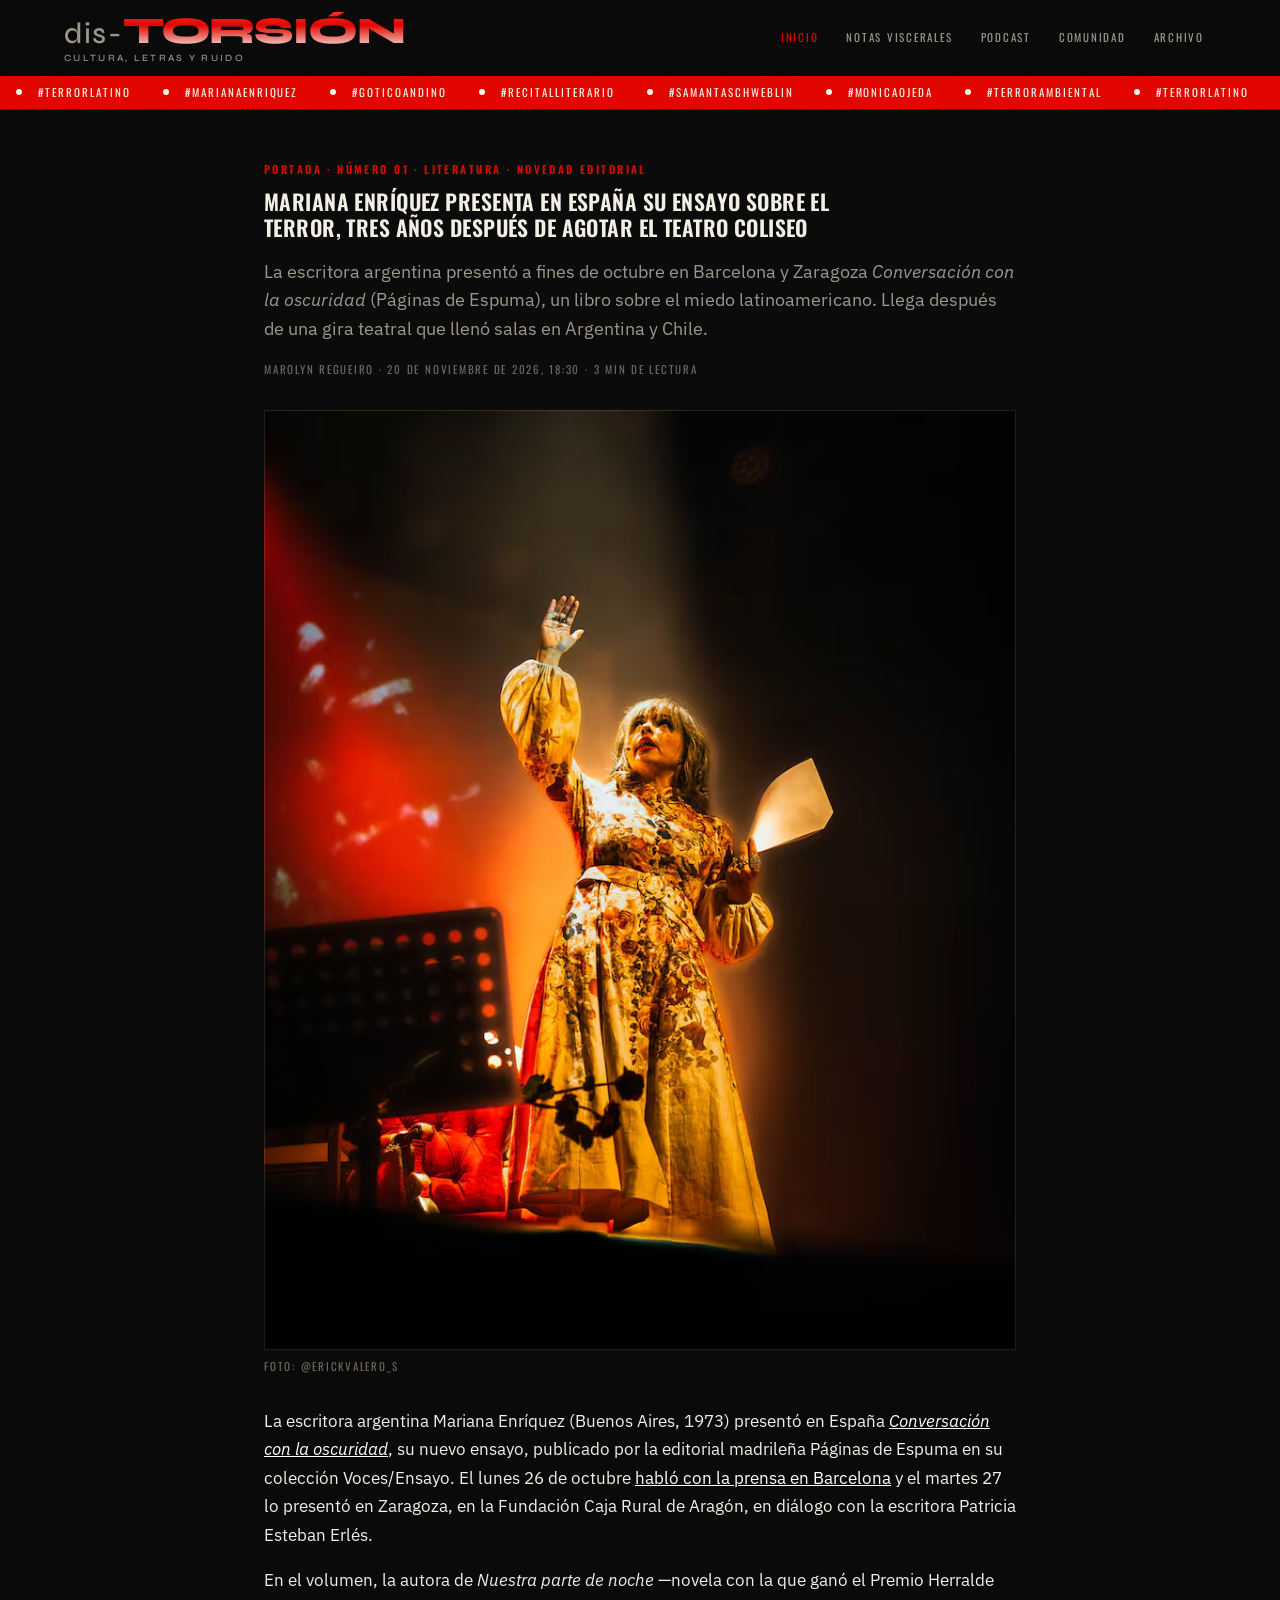
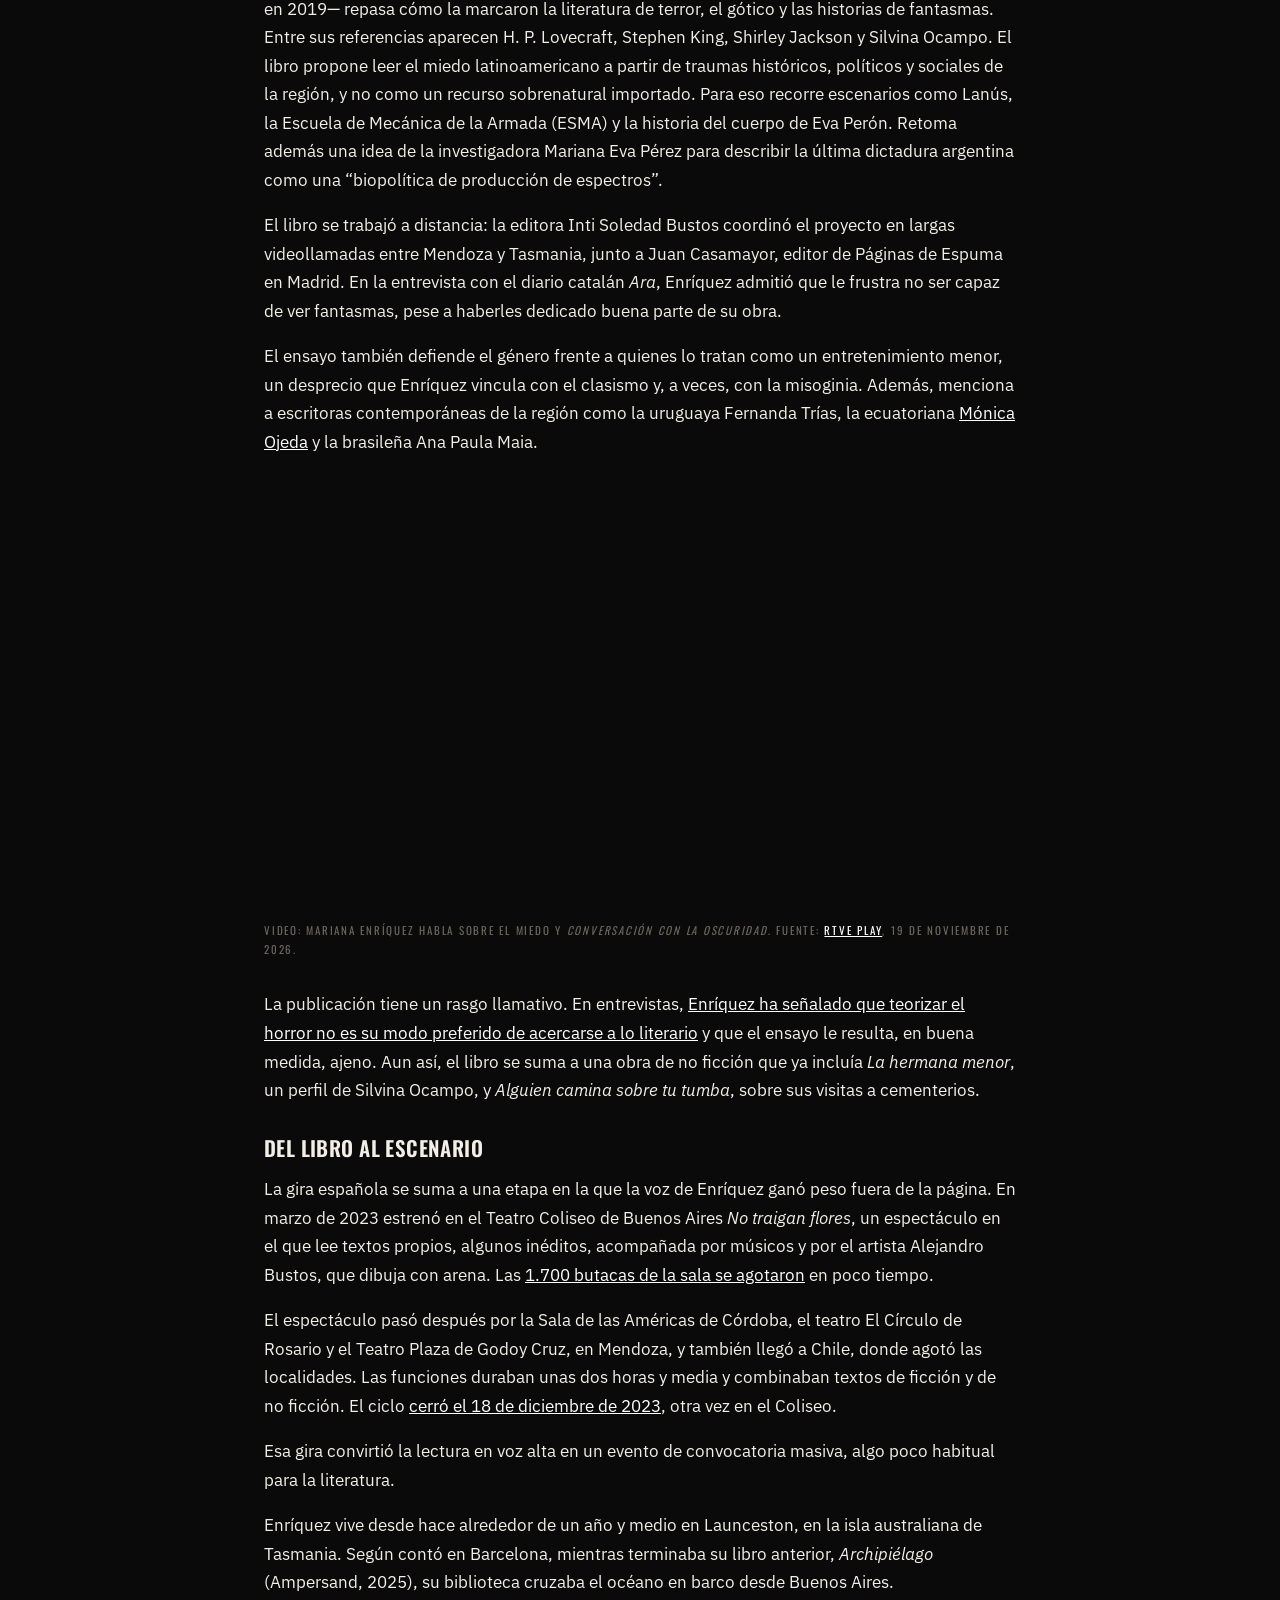
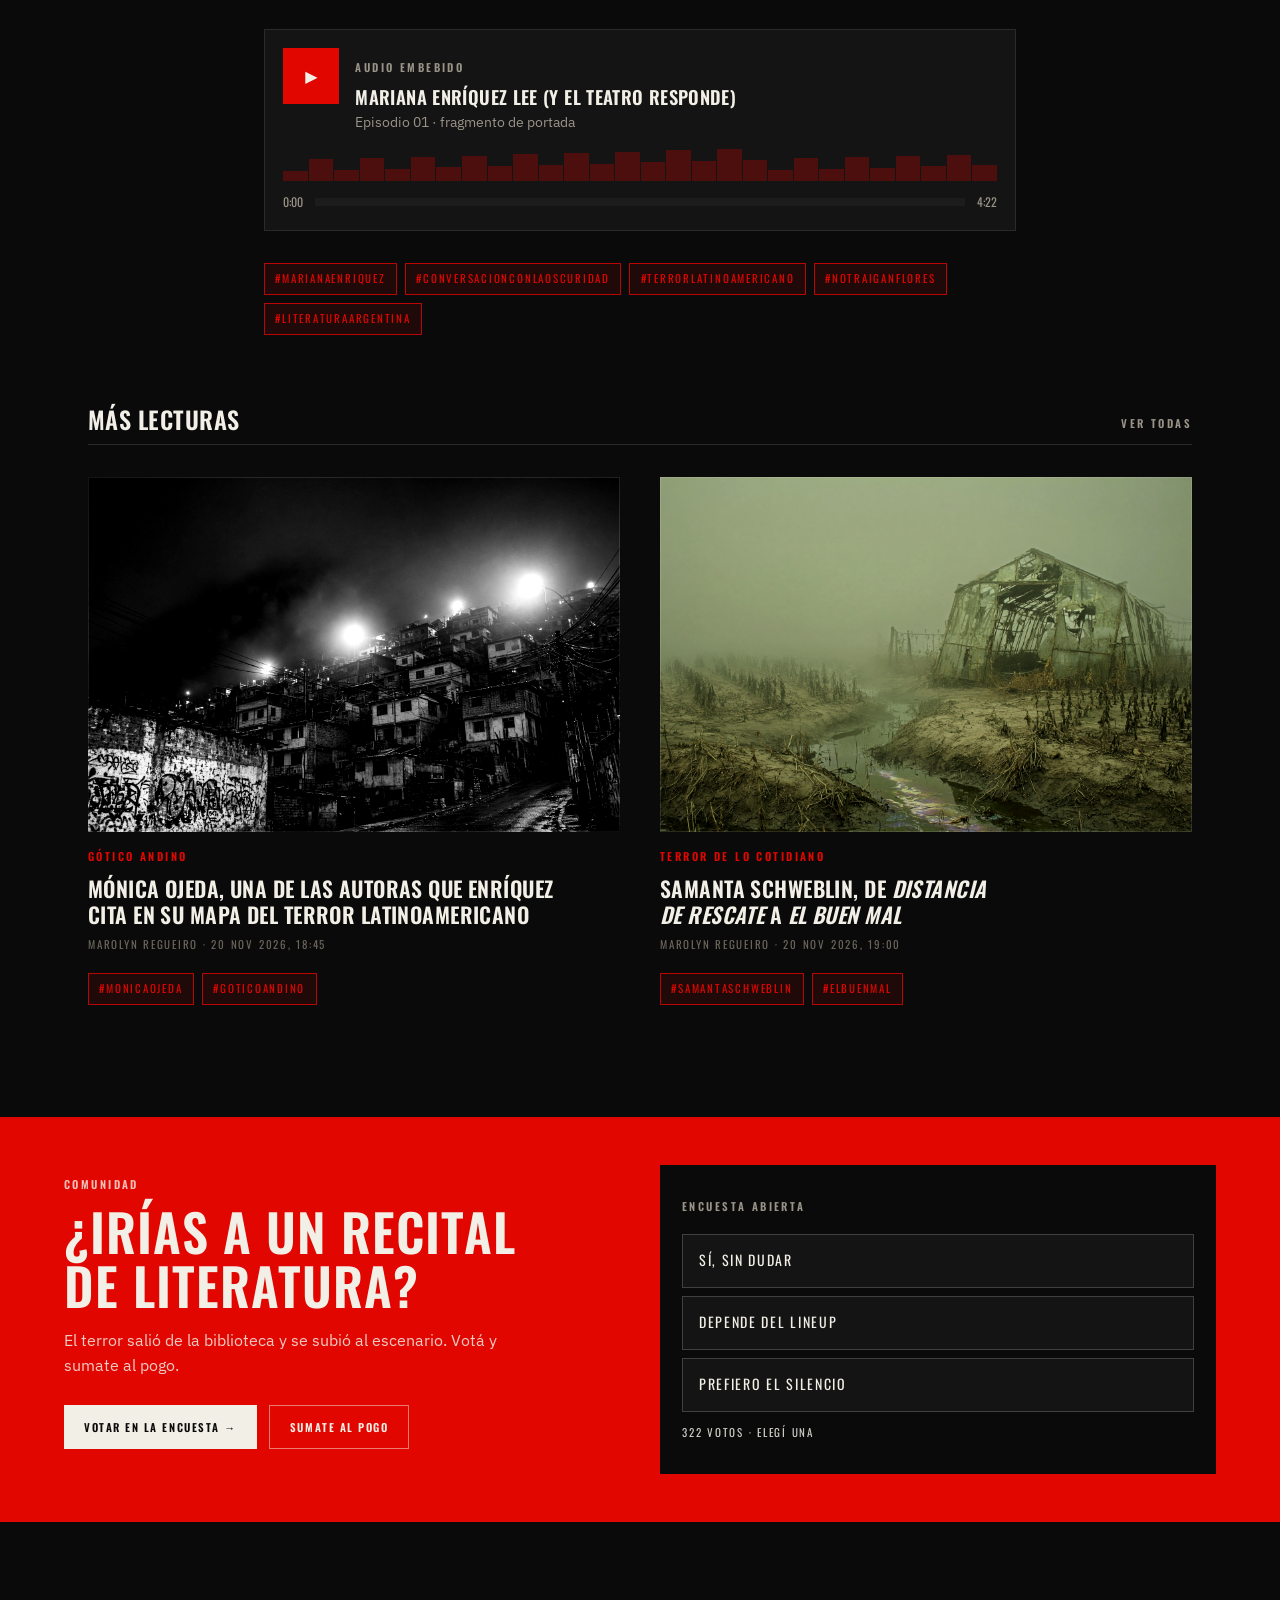
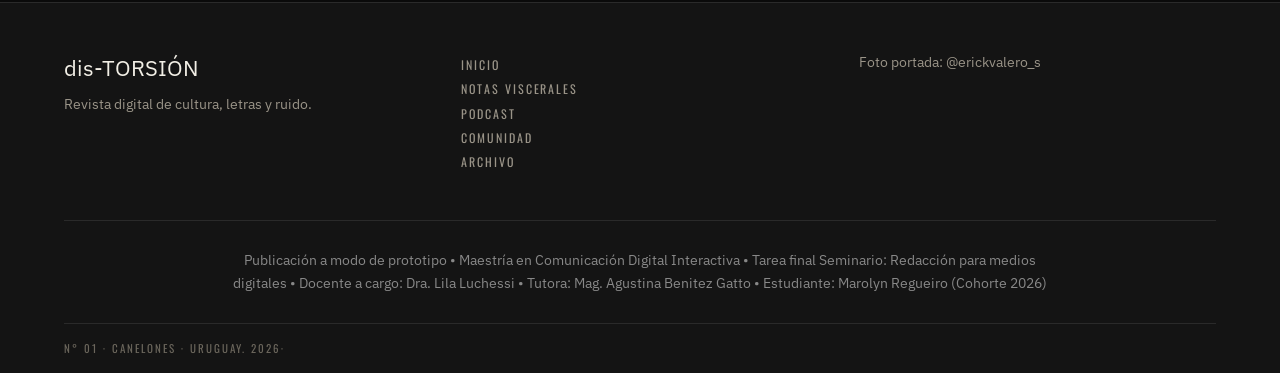
<file: index.html>
<!DOCTYPE html>
<html lang="es">
<head>
  <meta charset="UTF-8" />
  <meta name="viewport" content="width=device-width, initial-scale=1" />
  <title>dis-TORSIÓN — Cultura, Letras y Ruido</title>
  <link rel="icon" href="favicon.svg" type="image/svg+xml" />
  <link rel="stylesheet" href="css/styles.css" />
</head>
<body>
  <div class="grain" aria-hidden="true"></div>
  <header class="site">
    <div class="wrap header-row">
      <a class="logo" href="index.html">
        <div class="mast"><span class="logo-dis">dis-</span><span class="logo-tor">TORSIÓN</span></div>
        <div class="sub">Cultura, letras y ruido</div>
      </a>
      <nav class="desktop" aria-label="Principal">
        <a class="active" href="index.html">Inicio</a>
        <a href="ensayos.html">Notas viscerales</a>
        <a href="podcast.html">Podcast</a>
        <a href="comunidad.html">Comunidad</a>
        <a href="archivo.html">Archivo</a>
      </nav>
      <button class="menu-btn" id="menuBtn" type="button" aria-label="Abrir menú">☰</button>
    </div>
    <div class="ticker" aria-label="Tendencias"><div class="ticker-track"><span>#TerrorLatino</span><span>#MarianaEnriquez</span><span>#GoticoAndino</span><span>#RecitalLiterario</span><span>#SamantaSchweblin</span><span>#MonicaOjeda</span><span>#TerrorAmbiental</span><span>#TerrorLatino</span><span>#MarianaEnriquez</span><span>#GoticoAndino</span><span>#RecitalLiterario</span><span>#SamantaSchweblin</span><span>#MonicaOjeda</span><span>#TerrorAmbiental</span></div></div>
  </header>
  <div class="mobile-nav" id="mobileNav">
    <div style="display:flex;justify-content:space-between;align-items:center">
      <span class="display" style="font-size:1.5rem">Menú</span>
      <button id="closeMenu" type="button" aria-label="Cerrar" style="width:2.75rem;height:2.75rem;font-size:1.5rem">×</button>
    </div>
    <nav style="margin-top:2.5rem;display:flex;flex-direction:column;gap:0.35rem">
      <a class="active" href="index.html">Inicio</a>
      <a href="ensayos.html">Notas viscerales</a>
      <a href="podcast.html">Podcast</a>
      <a href="comunidad.html">Comunidad</a>
      <a href="archivo.html">Archivo</a>
    </nav>
  </div>
  <main>
    <article class="wrap" style="max-width:800px;margin-left:auto;margin-right:auto;padding-top:2.5rem;padding-bottom:3rem;">
      <p class="kicker">Portada · Número 01 · Literatura · Novedad editorial</p>
      <h1 class="display" style="font-size:1.35rem;margin:0.5rem 0 0;line-height:1.2;">Mariana Enríquez presenta en España su ensayo sobre el terror, tres años después de agotar el Teatro Coliseo</h1>
      <p class="lead muted" style="margin-top:1rem;line-height:1.55;">La escritora argentina presentó a fines de octubre en Barcelona y Zaragoza <em>Conversación con la oscuridad</em> (Páginas de Espuma), un libro sobre el miedo latinoamericano. Llega después de una gira teatral que llenó salas en Argentina y Chile.</p>
      <p class="figcap" style="margin-top:1rem">Marolyn Regueiro · <time datetime="2026-11-20T18:30">20 de noviembre de 2026, 18:30</time> · 3 min de lectura</p>
      <figure style="margin:2rem 0 0;">
        <img class="photo-frame" src="images/mariana-enriquez.jpg" alt="Mariana Enríquez" />
        <figcaption class="figcap">Foto: @erickvalero_s</figcaption>
      </figure>

      <div class="body" style="margin-top:2rem;line-height:1.7;font-size:1.05rem;">
        <p>La escritora argentina Mariana Enríquez (Buenos Aires, 1973) presentó en España <a href="https://paginasdeespuma.com/libro/conversacion-con-la-oscuridad/" target="_blank" rel="noopener noreferrer" style="color:#ffffff;text-decoration:underline;"><em>Conversación con la oscuridad</em></a>, su nuevo ensayo, publicado por la editorial madrileña Páginas de Espuma en su colección Voces/Ensayo. El lunes 26 de octubre <a href="https://es.ara.cat/cultura/leer/frustra-no-capaz-ver-fantasmas_1_5891051.html" target="_blank" rel="noopener noreferrer" style="color:#ffffff;text-decoration:underline;">habló con la prensa en Barcelona</a> y el martes 27 lo presentó en Zaragoza, en la Fundación Caja Rural de Aragón, en diálogo con la escritora Patricia Esteban Erlés.</p>
        <p>En el volumen, la autora de <em>Nuestra parte de noche</em> —novela con la que ganó el Premio Herralde en 2019— repasa cómo la marcaron la literatura de terror, el gótico y las historias de fantasmas. Entre sus referencias aparecen H. P. Lovecraft, Stephen King, Shirley Jackson y Silvina Ocampo. El libro propone leer el miedo latinoamericano a partir de traumas históricos, políticos y sociales de la región, y no como un recurso sobrenatural importado. Para eso recorre escenarios como Lanús, la Escuela de Mecánica de la Armada (ESMA) y la historia del cuerpo de Eva Perón. Retoma además una idea de la investigadora Mariana Eva Pérez para describir la última dictadura argentina como una “biopolítica de producción de espectros”.</p>
        <p>El libro se trabajó a distancia: la editora Inti Soledad Bustos coordinó el proyecto en largas videollamadas entre Mendoza y Tasmania, junto a Juan Casamayor, editor de Páginas de Espuma en Madrid. En la entrevista con el diario catalán <em>Ara</em>, Enríquez admitió que le frustra no ser capaz de ver fantasmas, pese a haberles dedicado buena parte de su obra.</p>
        <p>El ensayo también defiende el género frente a quienes lo tratan como un entretenimiento menor, un desprecio que Enríquez vincula con el clasismo y, a veces, con la misoginia. Además, menciona a escritoras contemporáneas de la región como la uruguaya Fernanda Trías, la ecuatoriana <a href="articulos/monica-ojeda.html" style="color:#ffffff;text-decoration:underline;">Mónica Ojeda</a> y la brasileña Ana Paula Maia.</p>
        <figure style="margin:2rem 0;">
          <div class="rtve_embed-video" data-f="f16x9">
            <style>
              [class*="rtve_embed"]{display:block;margin:0;padding:0;width:100%;height:100%;box-sizing:border-box;}
              [class*="rtve_embed"] iframe {display:block;border:0;outline:0;width:100%;min-height:320px;}
              [data-f="f16x9"] iframe {aspect-ratio:16/9;}
            </style>
            <iframe src="https://secure-embed.rtve.es/drmn/embed/video/17321863/" title="Mariana Enríquez y Conversación con la oscuridad, en RTVE Play" allow="encrypted-media; fullscreen" allowfullscreen></iframe>
          </div>
          <figcaption class="figcap" style="margin-top:0.6rem">Video: Mariana Enríquez habla sobre el miedo y <em>Conversación con la oscuridad</em>. Fuente: <a href="https://www.rtve.es/play/noticias/20261119/conversacion-oscuridad-mariana-enriquez-miedo/17321920.shtml" target="_blank" rel="noopener noreferrer" style="color:#ffffff;text-decoration:underline;">RTVE Play</a>, 19 de noviembre de 2026.</figcaption>
        </figure>
        <p>La publicación tiene un rasgo llamativo. En entrevistas, <a href="https://www.youtube.com/watch?v=KkGRKOEiooc&amp;t=486s" target="_blank" rel="noopener noreferrer" style="color:#ffffff;text-decoration:underline;">Enríquez ha señalado que teorizar el horror no es su modo preferido de acercarse a lo literario</a> y que el ensayo le resulta, en buena medida, ajeno. Aun así, el libro se suma a una obra de no ficción que ya incluía <em>La hermana menor</em>, un perfil de Silvina Ocampo, y <em>Alguien camina sobre tu tumba</em>, sobre sus visitas a cementerios.</p>
        <h2 class="display" style="font-size:1.3rem;margin:2rem 0 0.5rem">Del libro al escenario</h2>
        <p>La gira española se suma a una etapa en la que la voz de Enríquez ganó peso fuera de la página. En marzo de 2023 estrenó en el Teatro Coliseo de Buenos Aires <em>No traigan flores</em>, un espectáculo en el que lee textos propios, algunos inéditos, acompañada por músicos y por el artista Alejandro Bustos, que dibuja con arena. Las <a href="https://www.tiempoar.com.ar/ta_article/mariana-enriquez-el-terror-es-un-genero-privilegiado-para-hablar-de-temas-politicos-y-sociales/" target="_blank" rel="noopener noreferrer" style="color:#ffffff;text-decoration:underline;">1.700 butacas de la sala se agotaron</a> en poco tiempo.</p>
        <p>El espectáculo pasó después por la Sala de las Américas de Córdoba, el teatro El Círculo de Rosario y el Teatro Plaza de Godoy Cruz, en Mendoza, y también llegó a Chile, donde agotó las localidades. Las funciones duraban unas dos horas y media y combinaban textos de ficción y de no ficción. El ciclo <a href="https://www.infobae.com/leamos/2023/12/21/como-hizo-mariana-enriquez-para-que-el-acontecimiento-literario-de-2023-no-fuera-un-libro-sino-una-gira-teatral/" target="_blank" rel="noopener noreferrer" style="color:#ffffff;text-decoration:underline;">cerró el 18 de diciembre de 2023</a>, otra vez en el Coliseo.</p>
        <p>Esa gira convirtió la lectura en voz alta en un evento de convocatoria masiva, algo poco habitual para la literatura.</p>
        <p>Enríquez vive desde hace alrededor de un año y medio en Launceston, en la isla australiana de Tasmania. Según contó en Barcelona, mientras terminaba su libro anterior, <em>Archipiélago</em> (Ampersand, 2025), su biblioteca cruzaba el océano en barco desde Buenos Aires.</p>
      </div>

      <div class="player" data-player data-duration="262" style="margin-top:2rem">
        <div class="player-top">
          <button class="play-btn" type="button" data-play aria-label="Reproducir">▶</button>
          <div>
            <p class="kicker" style="color:var(--muted)">Audio embebido</p>
            <p class="display" style="font-size:1.15rem;margin:0.25rem 0 0">Mariana Enríquez lee (y el teatro responde)</p>
            <p class="muted" style="margin:0.25rem 0 0;font-size:0.9rem">Episodio 01 · fragmento de portada</p>
          </div>
        </div>
        <div class="bars" aria-hidden="true"></div>
        <div class="progress-row">
          <span data-cur>0:00</span>
          <div class="progress"><i></i></div>
          <span data-tot>0:00</span>
        </div>
      </div>

      <div class="tags" style="margin-top:2rem;">
        <a class="tag" href="archivo.html?q=MarianaEnriquez">#MarianaEnriquez</a>
        <a class="tag" href="archivo.html?q=ConversacionConLaOscuridad">#ConversacionConLaOscuridad</a>
        <a class="tag" href="archivo.html?q=TerrorLatinoamericano">#TerrorLatinoamericano</a>
        <a class="tag" href="archivo.html?q=NoTraiganFlores">#NoTraiganFlores</a>
        <a class="tag" href="archivo.html?q=LiteraturaArgentina">#LiteraturaArgentina</a>
      </div>
    </article>

    <section class="wrap" style="padding-bottom:3rem;">
      <div class="section-head">
        <h2 class="display" style="font-size:1.5rem;">MÁS LECTURAS</h2>
        <a class="kicker" style="color:var(--muted);" href="ensayos.html">Ver todas</a>
      </div>
      <div class="cards">
        <article class="card">
          <a class="overflow" href="articulos/monica-ojeda.html"><img class="photo-frame thumb photo-urban" src="images/monica-ojeda.jpg" alt="Mónica Ojeda" /></a>
          <p class="kicker" style="margin-top:1rem;">Gótico andino</p>
          <h3 class="display"><a href="articulos/monica-ojeda.html">Mónica Ojeda, una de las autoras que Enríquez cita en su mapa del terror latinoamericano</a></h3>
          <p class="figcap" style="margin-top:0.5rem">Marolyn Regueiro · <time datetime="2026-11-20T18:45">20 nov 2026, 18:45</time></p>
          <div class="tags"><a class="tag" href="archivo.html?q=MonicaOjeda">#MonicaOjeda</a><a class="tag" href="archivo.html?q=GoticoAndino">#GoticoAndino</a></div>
        </article>
        <article class="card">
          <a class="overflow" href="articulos/samanta-schweblin.html"><img class="photo-frame thumb photo-toxic" src="images/samanta-schweblin.jpg" alt="Samanta Schweblin" /></a>
          <p class="kicker" style="margin-top:1rem;">Terror de lo cotidiano</p>
          <h3 class="display"><a href="articulos/samanta-schweblin.html">Samanta Schweblin, de <em>Distancia de rescate</em> a <em>El buen mal</em></a></h3>
          <p class="figcap" style="margin-top:0.5rem">Marolyn Regueiro · <time datetime="2026-11-20T19:00">20 nov 2026, 19:00</time></p>
          <div class="tags"><a class="tag" href="archivo.html?q=SamantaSchweblin">#SamantaSchweblin</a><a class="tag" href="archivo.html?q=ElBuenMal">#ElBuenMal</a></div>
        </article>
      </div>
    </section>

    <section class="cta" id="comunidad-cta">
      <div class="wrap cta-grid">
        <div>
          <p class="kicker" style="color:rgba(242,239,230,0.8);">Comunidad</p>
          <h2 class="display">¿Irías a un recital de literatura?</h2>
          <p>El terror salió de la biblioteca y se subió al escenario. Votá y sumate al pogo.</p>
          <div class="actions">
            <a class="btn btn-bone" href="comunidad.html#encuesta">Votar en la encuesta →</a>
            <a class="btn btn-outline" href="comunidad.html#pogo">Sumate al pogo</a>
          </div>
        </div>
        <div class="poll-box" data-poll>
          <p class="kicker" style="color:var(--muted);">Encuesta abierta</p>
          <button type="button" class="poll-opt" data-vote="si"><span class="bar"></span><span class="row"><span><span class="label">Sí, sin dudar</span></span><span data-pct></span></span></button>
          <button type="button" class="poll-opt" data-vote="depende"><span class="bar"></span><span class="row"><span><span class="label">Depende del lineup</span></span><span data-pct></span></span></button>
          <button type="button" class="poll-opt" data-vote="no"><span class="bar"></span><span class="row"><span><span class="label">Prefiero el silencio</span></span><span data-pct></span></span></button>
          <p class="poll-meta" data-poll-meta></p>
        </div>
      </div>
    </section>
  </main>
  <footer class="site">
    <div class="wrap footer-grid">
      <div>
        <div class="mast" style="font-size:1.4rem;"><span class="logo-dis">dis-</span><span class="logo-tor">TORSIÓN</span></div>
        <p class="muted" style="margin:0.5rem 0 0;max-width:16rem;font-size:0.9rem;">Revista digital de cultura, letras y ruido.</p>
      </div>
      <nav aria-label="Pie">
        <a href="index.html">Inicio</a>
        <a href="ensayos.html">Notas viscerales</a>
        <a href="podcast.html">Podcast</a>
        <a href="comunidad.html">Comunidad</a>
        <a href="archivo.html">Archivo</a>
      </nav>
      <p class="muted" style="font-size:0.9rem;margin:0;">Foto portada: @erickvalero_s</p>
    </div>
    <div class="wrap footer-credits"><p>Publicación a modo de prototipo &bull; Maestría en Comunicación Digital Interactiva &bull; Tarea final Seminario: Redacción para medios digitales &bull; Docente a cargo: Dra. Lila Luchessi &bull; Tutora: Mag. Agustina Benitez Gatto &bull; Estudiante: Marolyn Regueiro (Cohorte 2026)</p></div>
    <div class="wrap footer-bar">
      <span>N° 01 · Canelones · Uruguay. 2026· </span>
      <span></span>
    </div>
  </footer>
  <script src="js/app.js"></script>
</body>
</html>
</file>
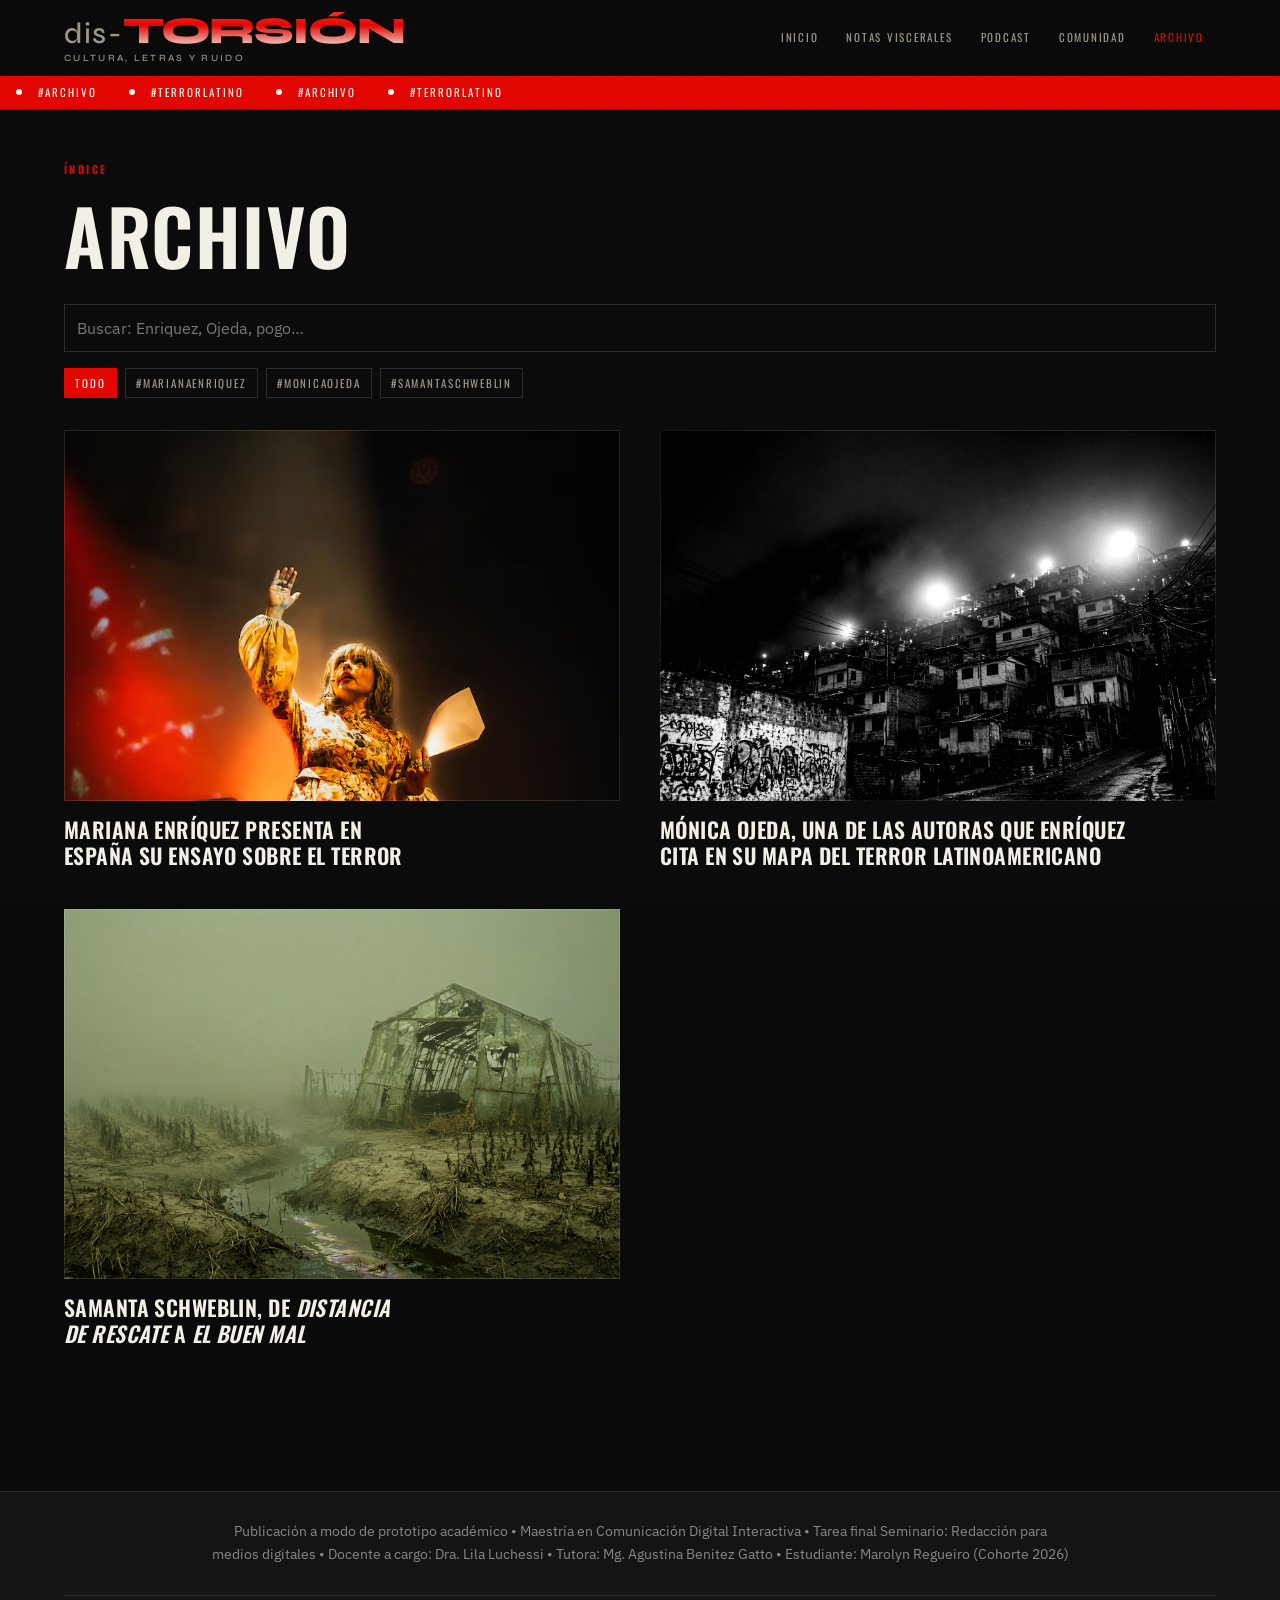
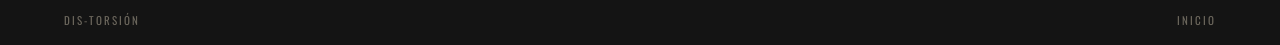
<file: archivo.html>
<!DOCTYPE html>
<html lang="es">
<head>
  <meta charset="UTF-8" />
  <meta name="viewport" content="width=device-width, initial-scale=1" />
  <title>Archivo — dis-TORSIÓN</title>
  <link rel="icon" href="favicon.svg" type="image/svg+xml" />
  <link rel="stylesheet" href="css/styles.css" />
</head>
<body>
  <div class="grain" aria-hidden="true"></div>
  <header class="site">
    <div class="wrap header-row">
      <a class="logo" href="index.html"><div class="mast"><span class="logo-dis">dis-</span><span class="logo-tor">TORSIÓN</span></div><div class="sub">Cultura, letras y ruido</div></a>
      <nav class="desktop" aria-label="Principal">
        <a href="index.html">Inicio</a><a href="ensayos.html">Notas viscerales</a>
        <a href="podcast.html">Podcast</a><a href="comunidad.html">Comunidad</a><a class="active" href="archivo.html">Archivo</a>
      </nav>
      <button class="menu-btn" id="menuBtn" type="button" aria-label="Abrir menú">☰</button>
    </div>
    <div class="ticker" aria-label="Tendencias"><div class="ticker-track"><span>#Archivo</span><span>#TerrorLatino</span><span>#Archivo</span><span>#TerrorLatino</span></div></div>
  </header>
  <div class="mobile-nav" id="mobileNav">
    <div style="display:flex;justify-content:space-between;align-items:center">
      <span class="display" style="font-size:1.5rem">Menú</span>
      <button id="closeMenu" type="button" style="width:2.75rem;height:2.75rem;font-size:1.5rem">×</button>
    </div>
    <nav style="margin-top:2.5rem;display:flex;flex-direction:column;gap:0.35rem">
      <a href="index.html">Inicio</a><a href="ensayos.html">Notas</a><a href="podcast.html">Podcast</a>
      <a href="comunidad.html">Comunidad</a><a class="active" href="archivo.html">Archivo</a>
    </nav>
  </div>
  <main>
    <section class="wrap page">
      <p class="kicker">Índice</p>
      <h1 class="display">Archivo</h1>
      <div class="search-row">
        <input class="field" id="archivoQ" placeholder="Buscar: Enriquez, Ojeda, pogo…" style="min-height:3rem" />
      </div>
      <div class="filter-tags">
        <button type="button" class="on" data-filter-all>Todo</button>
        <button type="button" data-filter-tag="MarianaEnriquez">#MarianaEnriquez</button>
        <button type="button" data-filter-tag="MonicaOjeda">#MonicaOjeda</button>
        <button type="button" data-filter-tag="SamantaSchweblin">#SamantaSchweblin</button>
      </div>
      <div class="cards">
        <div data-article="mariana enriquez terror latino pogo">
          <article class="card">
            <a class="overflow" href="articulos/mariana-enriquez.html"><img class="photo-frame thumb" src="images/mariana-enriquez.jpg" alt="" /></a>
            <h3 class="display" style="margin-top:1rem"><a href="articulos/mariana-enriquez.html">Mariana Enríquez presenta en España su ensayo sobre el terror</a></h3>
          </article>
        </div>
        <div data-article="monica ojeda grunge andino">
          <article class="card">
            <a class="overflow" href="articulos/monica-ojeda.html"><img class="photo-frame thumb photo-urban" src="images/monica-ojeda.jpg" alt="" /></a>
            <h3 class="display" style="margin-top:1rem"><a href="articulos/monica-ojeda.html">Mónica Ojeda, una de las autoras que Enríquez cita en su mapa del terror latinoamericano</a></h3>
          </article>
        </div>
        <div data-article="samanta schweblin terror ambiental">
          <article class="card">
            <a class="overflow" href="articulos/samanta-schweblin.html"><img class="photo-frame thumb photo-toxic" src="images/samanta-schweblin.jpg" alt="" /></a>
            <h3 class="display" style="margin-top:1rem"><a href="articulos/samanta-schweblin.html">Samanta Schweblin, de <em>Distancia de rescate</em> a <em>El buen mal</em></a></h3>
          </article>
        </div>
      </div>
    </section>
  </main>
  <footer class="site"><div class="wrap footer-credits"><p>Publicación a modo de prototipo académico &bull; Maestría en Comunicación Digital Interactiva &bull; Tarea final Seminario: Redacción para medios digitales &bull; Docente a cargo: Dra. Lila Luchessi &bull; Tutora: Mg. Agustina Benitez Gatto &bull; Estudiante: Marolyn Regueiro (Cohorte 2026)</p></div>
    <div class="wrap footer-bar"><span>dis-TORSIÓN</span><span><a href="index.html">Inicio</a></span></div></footer>
  <script src="js/app.js"></script>
</body>
</html>
</file>
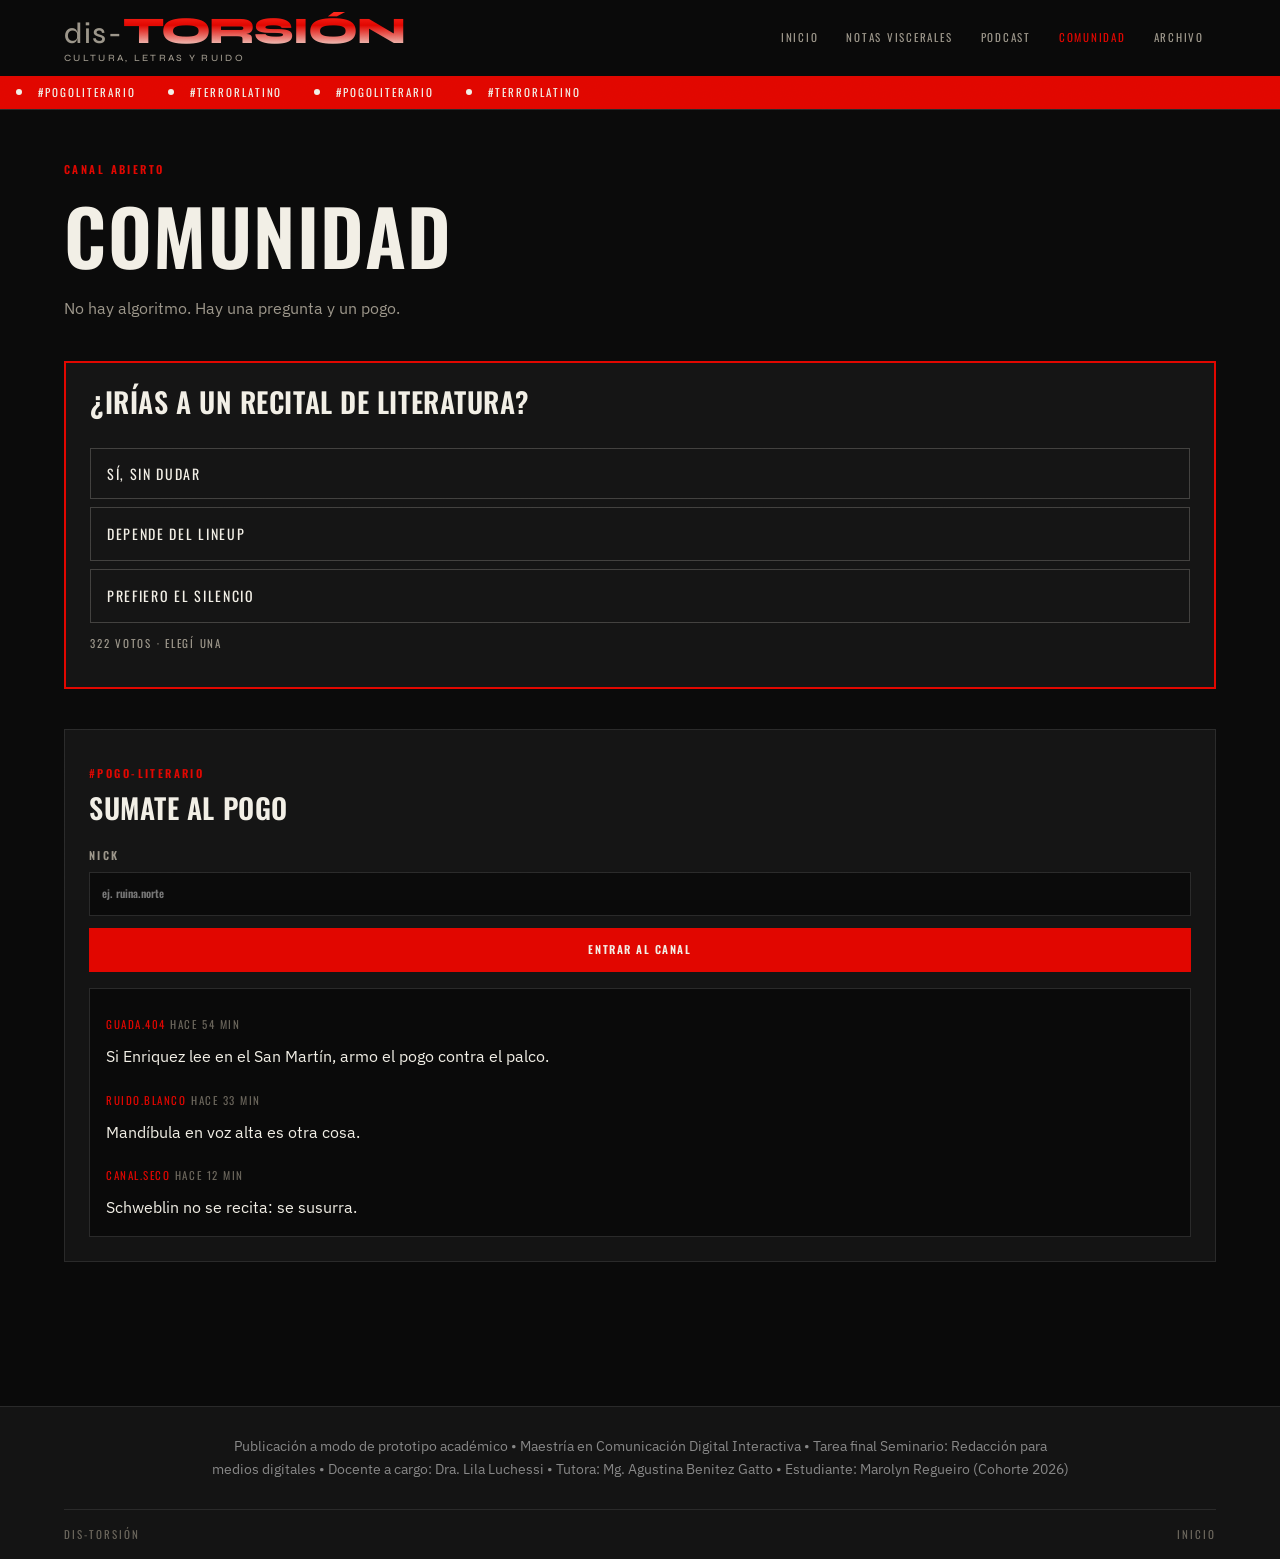
<file: comunidad.html>
<!DOCTYPE html>
<html lang="es">
<head>
  <meta charset="UTF-8" />
  <meta name="viewport" content="width=device-width, initial-scale=1" />
  <title>Comunidad — dis-TORSIÓN</title>
  <link rel="icon" href="favicon.svg" type="image/svg+xml" />
  <link rel="stylesheet" href="css/styles.css" />
</head>
<body>
  <div class="grain" aria-hidden="true"></div>
  <header class="site">
    <div class="wrap header-row">
      <a class="logo" href="index.html"><div class="mast"><span class="logo-dis">dis-</span><span class="logo-tor">TORSIÓN</span></div><div class="sub">Cultura, letras y ruido</div></a>
      <nav class="desktop" aria-label="Principal">
        <a href="index.html">Inicio</a><a href="ensayos.html">Notas viscerales</a>
        <a href="podcast.html">Podcast</a><a class="active" href="comunidad.html">Comunidad</a><a href="archivo.html">Archivo</a>
      </nav>
      <button class="menu-btn" id="menuBtn" type="button" aria-label="Abrir menú">☰</button>
    </div>
    <div class="ticker" aria-label="Tendencias"><div class="ticker-track"><span>#PogoLiterario</span><span>#TerrorLatino</span><span>#PogoLiterario</span><span>#TerrorLatino</span></div></div>
  </header>
  <div class="mobile-nav" id="mobileNav">
    <div style="display:flex;justify-content:space-between;align-items:center">
      <span class="display" style="font-size:1.5rem">Menú</span>
      <button id="closeMenu" type="button" style="width:2.75rem;height:2.75rem;font-size:1.5rem">×</button>
    </div>
    <nav style="margin-top:2.5rem;display:flex;flex-direction:column;gap:0.35rem">
      <a href="index.html">Inicio</a><a href="ensayos.html">Notas</a><a href="podcast.html">Podcast</a>
      <a class="active" href="comunidad.html">Comunidad</a><a href="archivo.html">Archivo</a>
    </nav>
  </div>
  <main>
    <section class="wrap page">
      <p class="kicker">Canal abierto</p>
      <h1 class="display">Comunidad</h1>
      <p class="muted" style="max-width:36rem">No hay algoritmo. Hay una pregunta y un pogo.</p>
      <div id="encuesta" style="margin-top:2.5rem;border:2px solid var(--accent);background:var(--surface);padding:1.5rem">
        <h2 class="display" style="font-size:1.75rem;margin:0">¿Irías a un recital de literatura?</h2>
        <div style="margin-top:1.5rem" data-poll>
          <button type="button" class="poll-opt" data-vote="si"><span class="bar"></span><span class="row"><span class="label">Sí, sin dudar</span><span data-pct></span></span></button>
          <button type="button" class="poll-opt" data-vote="depende"><span class="bar"></span><span class="row"><span><span class="label">Depende del lineup</span></span><span data-pct></span></span></button>
          <button type="button" class="poll-opt" data-vote="no"><span class="bar"></span><span class="row"><span><span class="label">Prefiero el silencio</span></span><span data-pct></span></span></button>
          <p class="poll-meta" data-poll-meta></p>
        </div>
      </div>
      <div id="pogo" style="margin-top:2.5rem;border:1px solid var(--border);background:var(--surface);padding:1.5rem">
        <p class="kicker">#pogo-literario</p>
        <h2 class="display" style="font-size:1.75rem;margin:0.35rem 0 0">Sumate al pogo</h2>
        <form id="joinForm" style="margin-top:1.5rem;flex-direction:column;gap:0.75rem;display:flex">
          <label class="kicker" style="color:var(--muted)">Nick
            <input class="field" id="nickInput" maxlength="24" placeholder="ej. ruina.norte" required style="margin-top:0.5rem" />
          </label>
          <button class="btn btn-primary" type="submit">Entrar al canal</button>
        </form>
        <p id="joinedLabel" class="kicker" style="margin-top:1.5rem;display:none"></p>
        <div class="chat" id="pogoList" style="margin-top:1rem"></div>
        <form id="postForm" style="margin-top:0.75rem;gap:0.5rem;display:none">
          <input class="field" id="msgInput" maxlength="240" placeholder="Escribí en el pogo…" style="flex:1" />
          <button class="btn btn-primary" type="submit">Enviar</button>
        </form>
      </div>
    </section>
  </main>
  <footer class="site"><div class="wrap footer-credits"><p>Publicación a modo de prototipo académico &bull; Maestría en Comunicación Digital Interactiva &bull; Tarea final Seminario: Redacción para medios digitales &bull; Docente a cargo: Dra. Lila Luchessi &bull; Tutora: Mg. Agustina Benitez Gatto &bull; Estudiante: Marolyn Regueiro (Cohorte 2026)</p></div>
    <div class="wrap footer-bar"><span>dis-TORSIÓN</span><span><a href="index.html">Inicio</a></span></div></footer>
  <script src="js/app.js"></script>
</body>
</html>
</file>
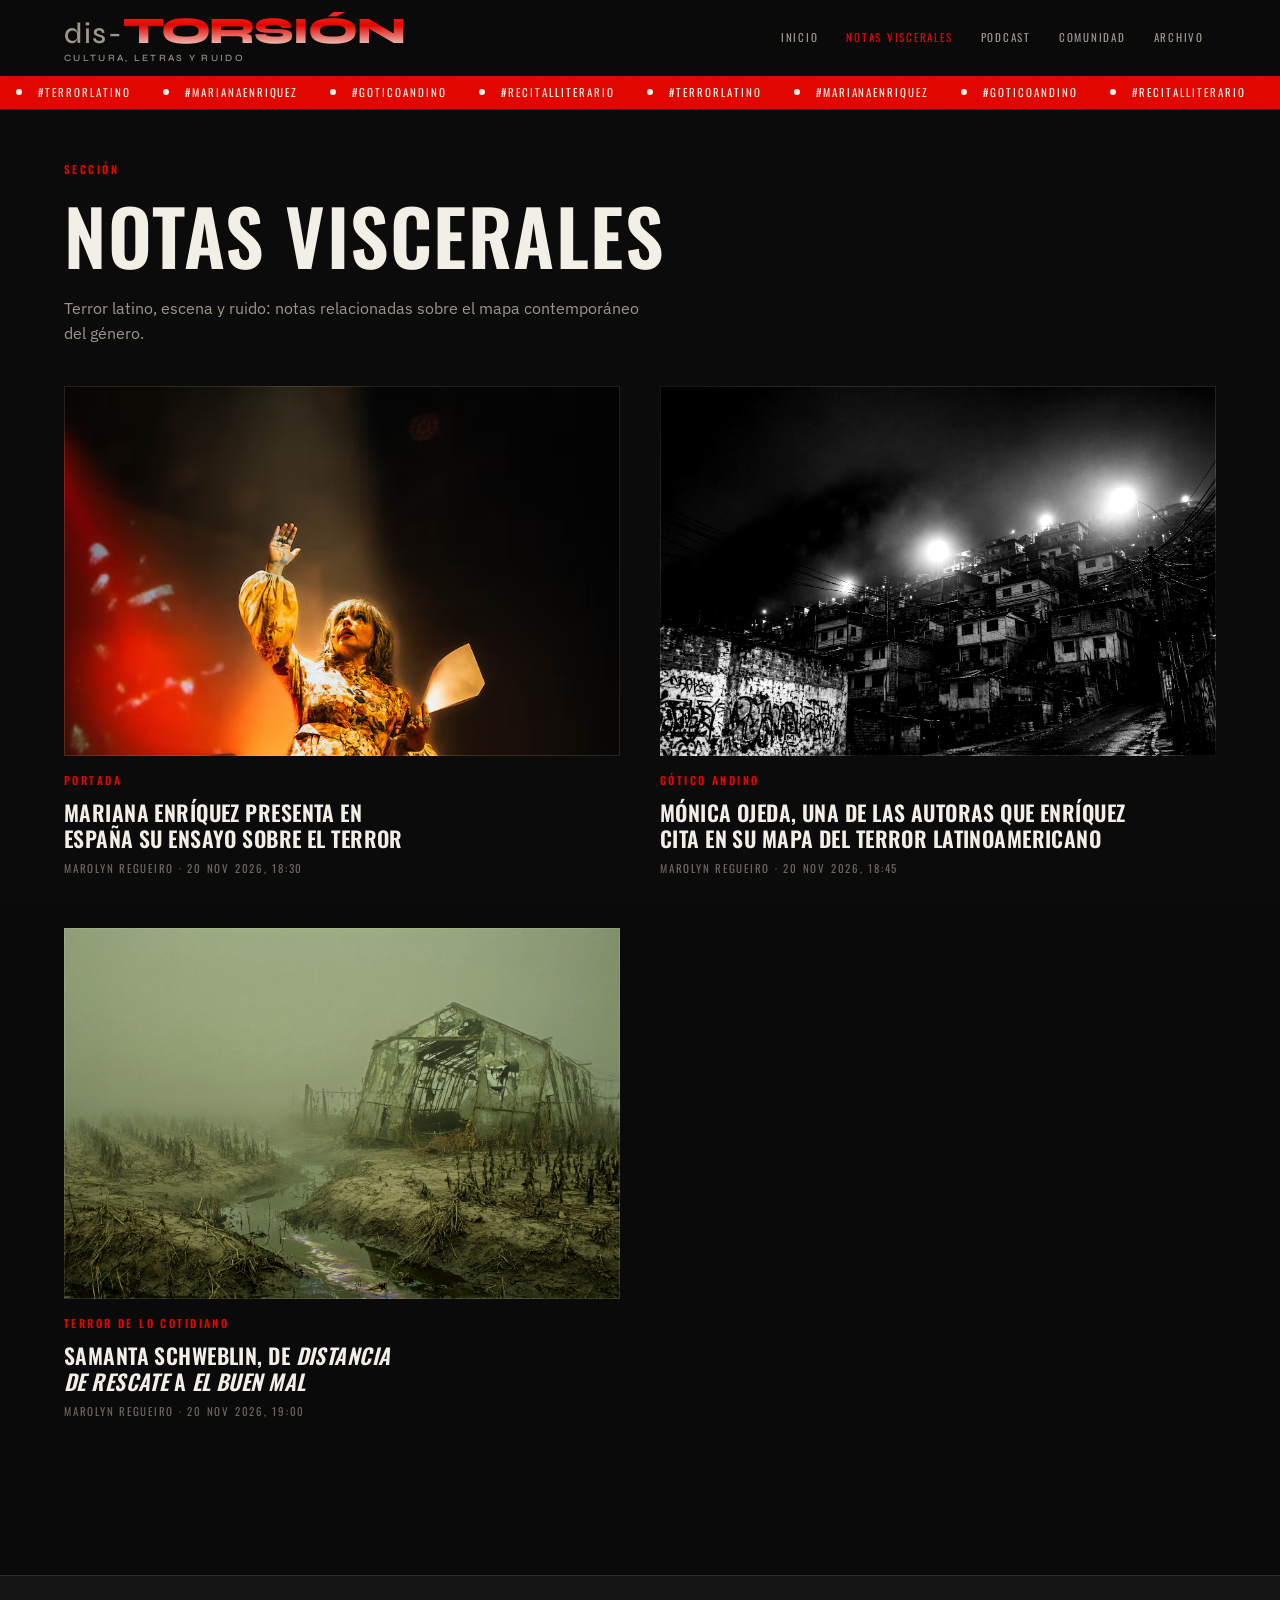
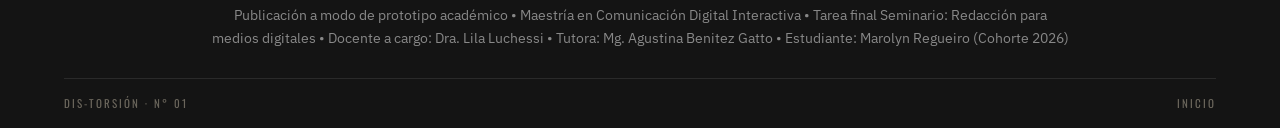
<file: cronicas.html>
<!DOCTYPE html>
<html lang="es">
<head>
  <meta charset="UTF-8" />
  <meta http-equiv="refresh" content="0; url=ensayos.html" />
  <link rel="canonical" href="ensayos.html" />
  <title>Redirigiendo…</title>
  <script>location.replace('ensayos.html');</script>
</head>
<body>
  <p><a href="ensayos.html">Ensayos viscerales</a></p>
</body>
</html>
</file>
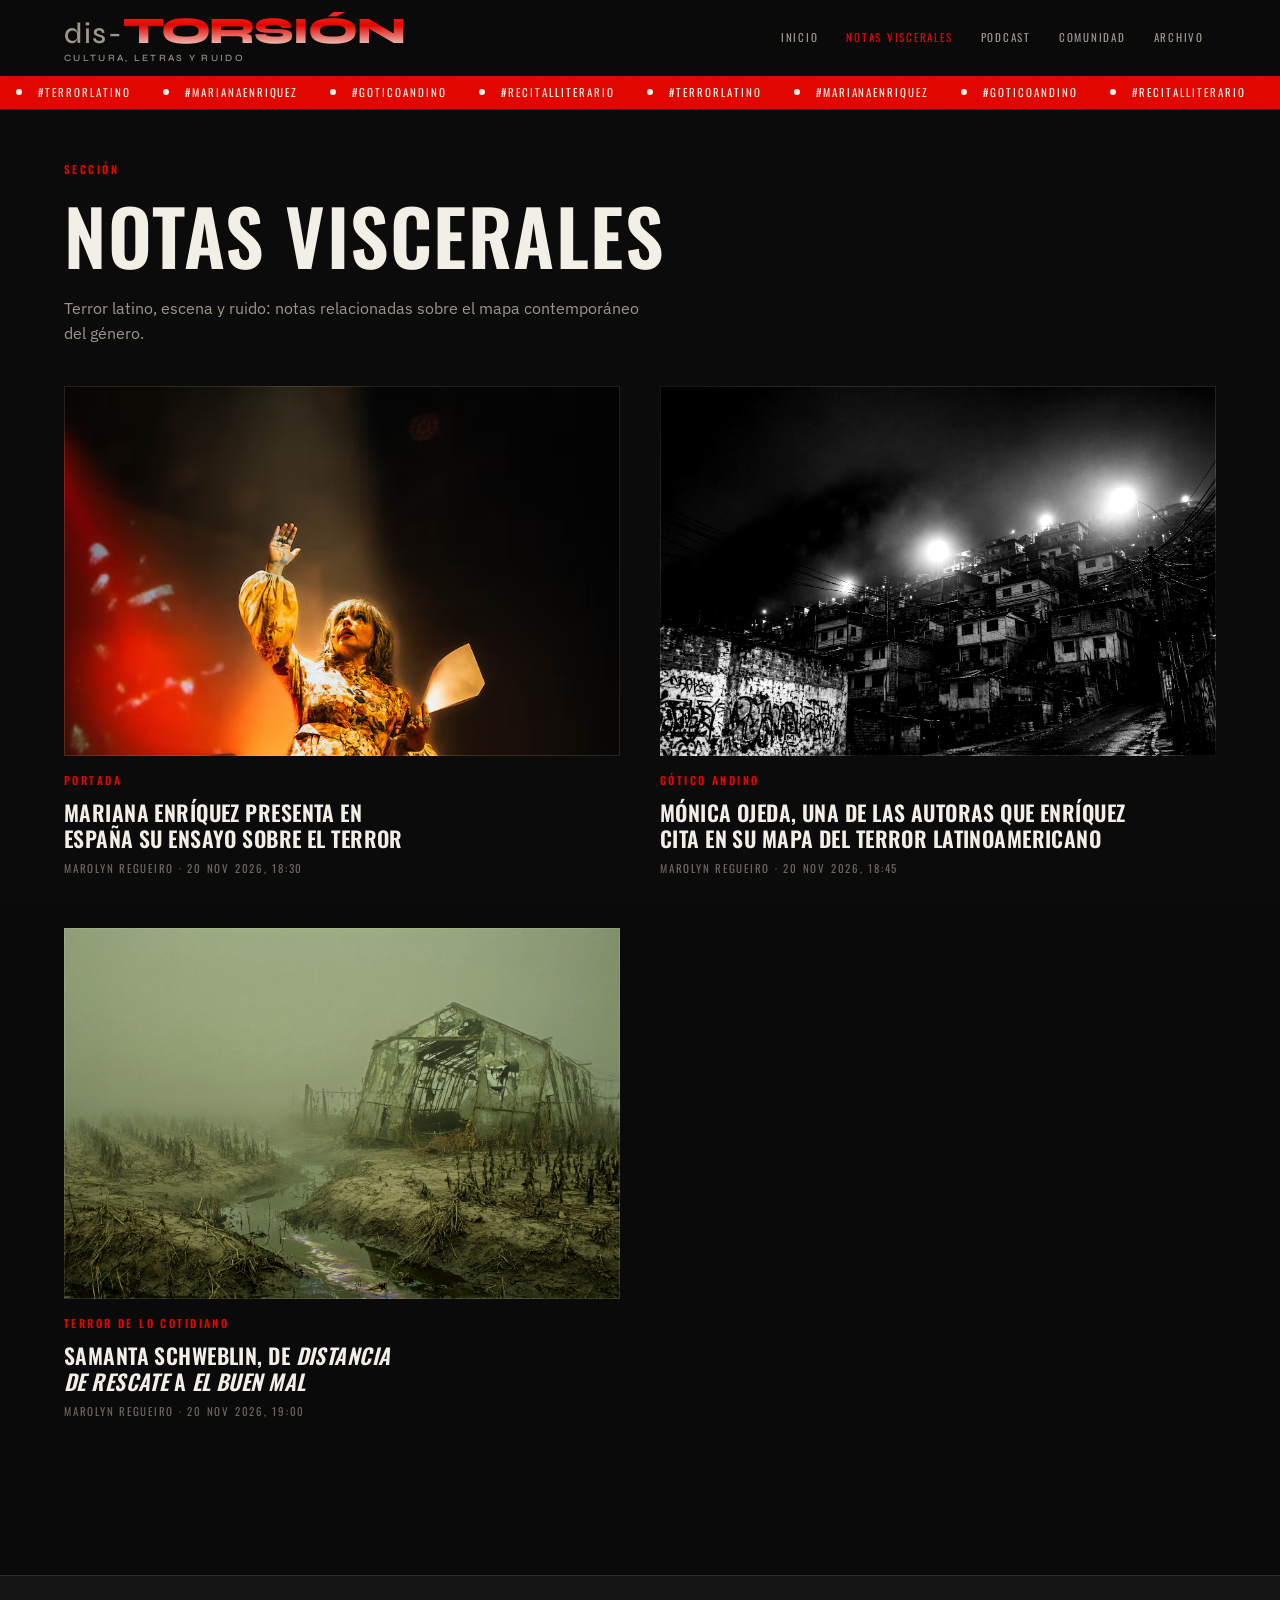
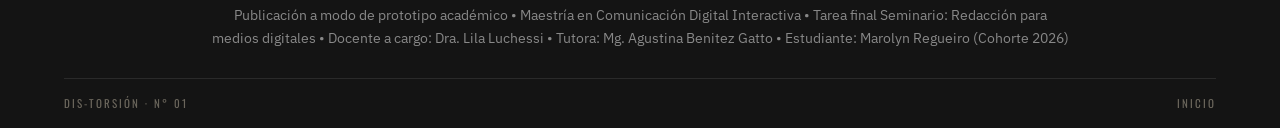
<file: ensayos.html>
<!DOCTYPE html>
<html lang="es">
<head>
  <meta charset="UTF-8" />
  <meta name="viewport" content="width=device-width, initial-scale=1" />
  <title>Notas viscerales — dis-TORSIÓN</title>
  <link rel="icon" href="favicon.svg" type="image/svg+xml" />
  <link rel="stylesheet" href="css/styles.css" />
</head>
<body>
  <div class="grain" aria-hidden="true"></div>
  <header class="site">
    <div class="wrap header-row">
      <a class="logo" href="index.html"><div class="mast"><span class="logo-dis">dis-</span><span class="logo-tor">TORSIÓN</span></div><div class="sub">Cultura, letras y ruido</div></a>
      <nav class="desktop" aria-label="Principal">
        <a href="index.html">Inicio</a>
        <a class="active" href="ensayos.html">Notas viscerales</a>
        <a href="podcast.html">Podcast</a>
        <a href="comunidad.html">Comunidad</a>
        <a href="archivo.html">Archivo</a>
      </nav>
      <button class="menu-btn" id="menuBtn" type="button" aria-label="Abrir menú">☰</button>
    </div>
    <div class="ticker" aria-label="Tendencias"><div class="ticker-track"><span>#TerrorLatino</span><span>#MarianaEnriquez</span><span>#GoticoAndino</span><span>#RecitalLiterario</span><span>#TerrorLatino</span><span>#MarianaEnriquez</span><span>#GoticoAndino</span><span>#RecitalLiterario</span></div></div>
  </header>
  <div class="mobile-nav" id="mobileNav">
    <div style="display:flex;justify-content:space-between;align-items:center">
      <span class="display" style="font-size:1.5rem">Menú</span>
      <button id="closeMenu" type="button" style="width:2.75rem;height:2.75rem;font-size:1.5rem">×</button>
    </div>
    <nav style="margin-top:2.5rem;display:flex;flex-direction:column;gap:0.35rem">
      <a href="index.html">Inicio</a><a class="active" href="ensayos.html">Notas viscerales</a>
      <a href="podcast.html">Podcast</a><a href="comunidad.html">Comunidad</a><a href="archivo.html">Archivo</a>
    </nav>
  </div>
  <main>
    <section class="wrap page">
      <p class="kicker">Sección</p>
      <h1 class="display">Notas viscerales</h1>
      <p class="muted" style="max-width:36rem">Terror latino, escena y ruido: notas relacionadas sobre el mapa contemporáneo del género.</p>
      <div class="cards" style="margin-top:2.5rem">
        <article class="card">
          <a class="overflow" href="articulos/mariana-enriquez.html"><img class="photo-frame thumb" src="images/mariana-enriquez.jpg" alt="" /></a>
          <p class="kicker" style="margin-top:1rem">Portada</p>
          <h3 class="display"><a href="articulos/mariana-enriquez.html">Mariana Enríquez presenta en España su ensayo sobre el terror</a></h3>
          <p class="figcap" style="margin-top:0.5rem">Marolyn Regueiro · <time datetime="2026-11-20T18:30">20 nov 2026, 18:30</time></p>
        </article>
        <article class="card">
          <a class="overflow" href="articulos/monica-ojeda.html"><img class="photo-frame thumb photo-urban" src="images/monica-ojeda.jpg" alt="" /></a>
          <p class="kicker" style="margin-top:1rem">Gótico andino</p>
          <h3 class="display"><a href="articulos/monica-ojeda.html">Mónica Ojeda, una de las autoras que Enríquez cita en su mapa del terror latinoamericano</a></h3>
          <p class="figcap" style="margin-top:0.5rem">Marolyn Regueiro · <time datetime="2026-11-20T18:45">20 nov 2026, 18:45</time></p>
        </article>
        <article class="card">
          <a class="overflow" href="articulos/samanta-schweblin.html"><img class="photo-frame thumb photo-toxic" src="images/samanta-schweblin.jpg" alt="" /></a>
          <p class="kicker" style="margin-top:1rem">Terror de lo cotidiano</p>
          <h3 class="display"><a href="articulos/samanta-schweblin.html">Samanta Schweblin, de <em>Distancia de rescate</em> a <em>El buen mal</em></a></h3>
          <p class="figcap" style="margin-top:0.5rem">Marolyn Regueiro · <time datetime="2026-11-20T19:00">20 nov 2026, 19:00</time></p>
        </article>
      </div>
    </section>
  </main>
  <footer class="site"><div class="wrap footer-credits"><p>Publicación a modo de prototipo académico &bull; Maestría en Comunicación Digital Interactiva &bull; Tarea final Seminario: Redacción para medios digitales &bull; Docente a cargo: Dra. Lila Luchessi &bull; Tutora: Mg. Agustina Benitez Gatto &bull; Estudiante: Marolyn Regueiro (Cohorte 2026)</p></div>
    <div class="wrap footer-bar"><span>dis-TORSIÓN · N° 01</span><span><a href="index.html">Inicio</a></span></div></footer>
  <script src="js/app.js"></script>
</body>
</html>
</file>
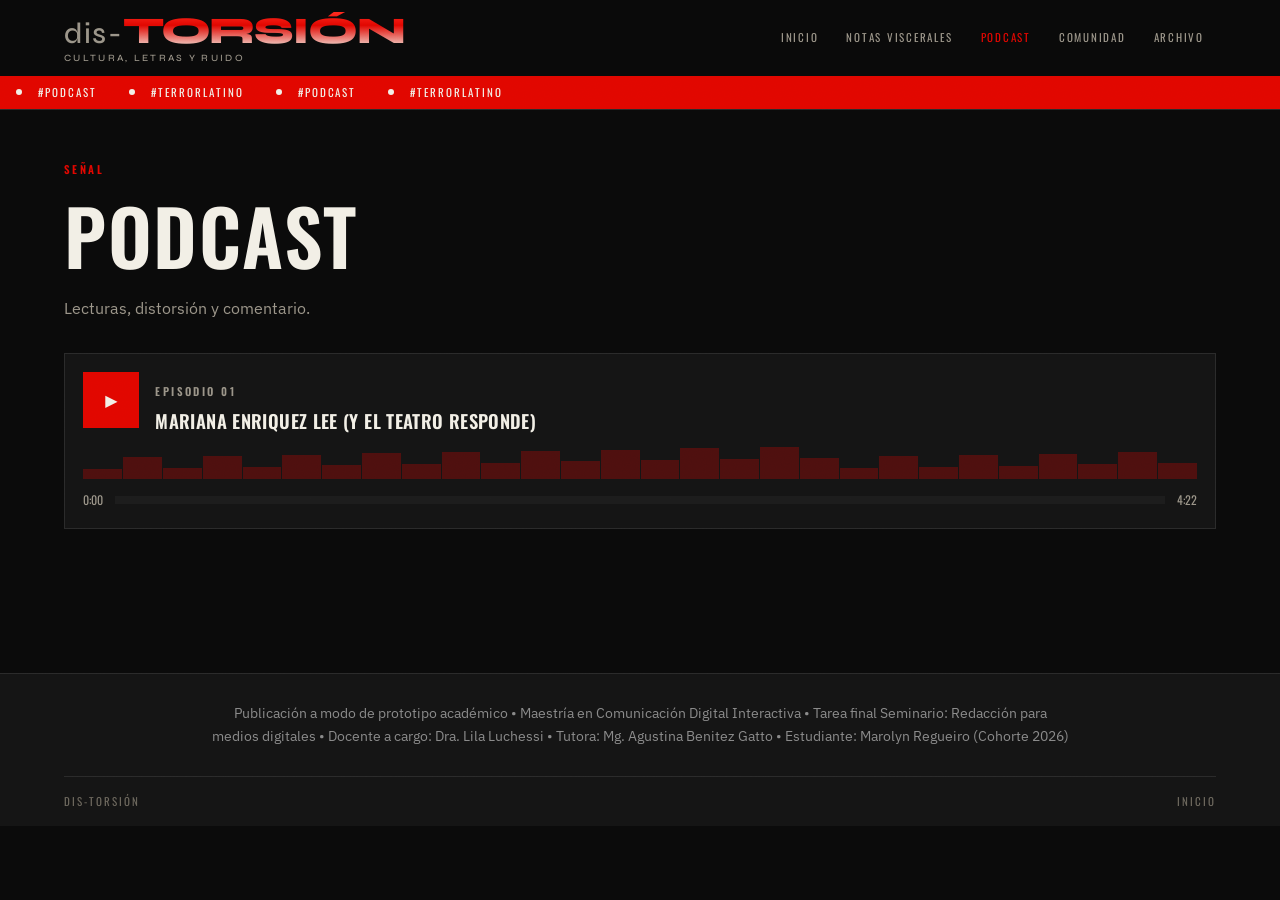
<file: podcast.html>
<!DOCTYPE html>
<html lang="es">
<head>
  <meta charset="UTF-8" />
  <meta name="viewport" content="width=device-width, initial-scale=1" />
  <title>Podcast — dis-TORSIÓN</title>
  <link rel="icon" href="favicon.svg" type="image/svg+xml" />
  <link rel="stylesheet" href="css/styles.css" />
</head>
<body>
  <div class="grain" aria-hidden="true"></div>
  <header class="site">
    <div class="wrap header-row">
      <a class="logo" href="index.html"><div class="mast"><span class="logo-dis">dis-</span><span class="logo-tor">TORSIÓN</span></div><div class="sub">Cultura, letras y ruido</div></a>
      <nav class="desktop" aria-label="Principal">
        <a href="index.html">Inicio</a><a href="ensayos.html">Notas viscerales</a>
        <a class="active" href="podcast.html">Podcast</a><a href="comunidad.html">Comunidad</a><a href="archivo.html">Archivo</a>
      </nav>
      <button class="menu-btn" id="menuBtn" type="button" aria-label="Abrir menú">☰</button>
    </div>
    <div class="ticker" aria-label="Tendencias"><div class="ticker-track"><span>#Podcast</span><span>#TerrorLatino</span><span>#Podcast</span><span>#TerrorLatino</span></div></div>
  </header>
  <div class="mobile-nav" id="mobileNav">
    <div style="display:flex;justify-content:space-between;align-items:center">
      <span class="display" style="font-size:1.5rem">Menú</span>
      <button id="closeMenu" type="button" style="width:2.75rem;height:2.75rem;font-size:1.5rem">×</button>
    </div>
    <nav style="margin-top:2.5rem;display:flex;flex-direction:column;gap:0.35rem">
      <a href="index.html">Inicio</a><a href="ensayos.html">Notas</a>
      <a class="active" href="podcast.html">Podcast</a><a href="comunidad.html">Comunidad</a><a href="archivo.html">Archivo</a>
    </nav>
  </div>
  <main>
    <section class="wrap page">
      <p class="kicker">Señal</p>
      <h1 class="display">Podcast</h1>
      <p class="muted">Lecturas, distorsión y comentario.</p>
      <div class="player" data-player data-duration="262" style="margin-top:2rem">
        <div class="player-top">
          <button class="play-btn" type="button" data-play aria-label="Reproducir">▶</button>
          <div>
            <p class="kicker" style="color:var(--muted)">Episodio 01</p>
            <p class="display" style="font-size:1.15rem;margin:0.25rem 0 0">Mariana Enriquez lee (y el teatro responde)</p>
          </div>
        </div>
        <div class="bars" aria-hidden="true"></div>
        <div class="progress-row"><span data-cur>0:00</span><div class="progress"><i></i></div><span data-tot>0:00</span></div>
      </div>
    </section>
  </main>
  <footer class="site"><div class="wrap footer-credits"><p>Publicación a modo de prototipo académico &bull; Maestría en Comunicación Digital Interactiva &bull; Tarea final Seminario: Redacción para medios digitales &bull; Docente a cargo: Dra. Lila Luchessi &bull; Tutora: Mg. Agustina Benitez Gatto &bull; Estudiante: Marolyn Regueiro (Cohorte 2026)</p></div>
    <div class="wrap footer-bar"><span>dis-TORSIÓN</span><span><a href="index.html">Inicio</a></span></div></footer>
  <script src="js/app.js"></script>
</body>
</html>
</file>
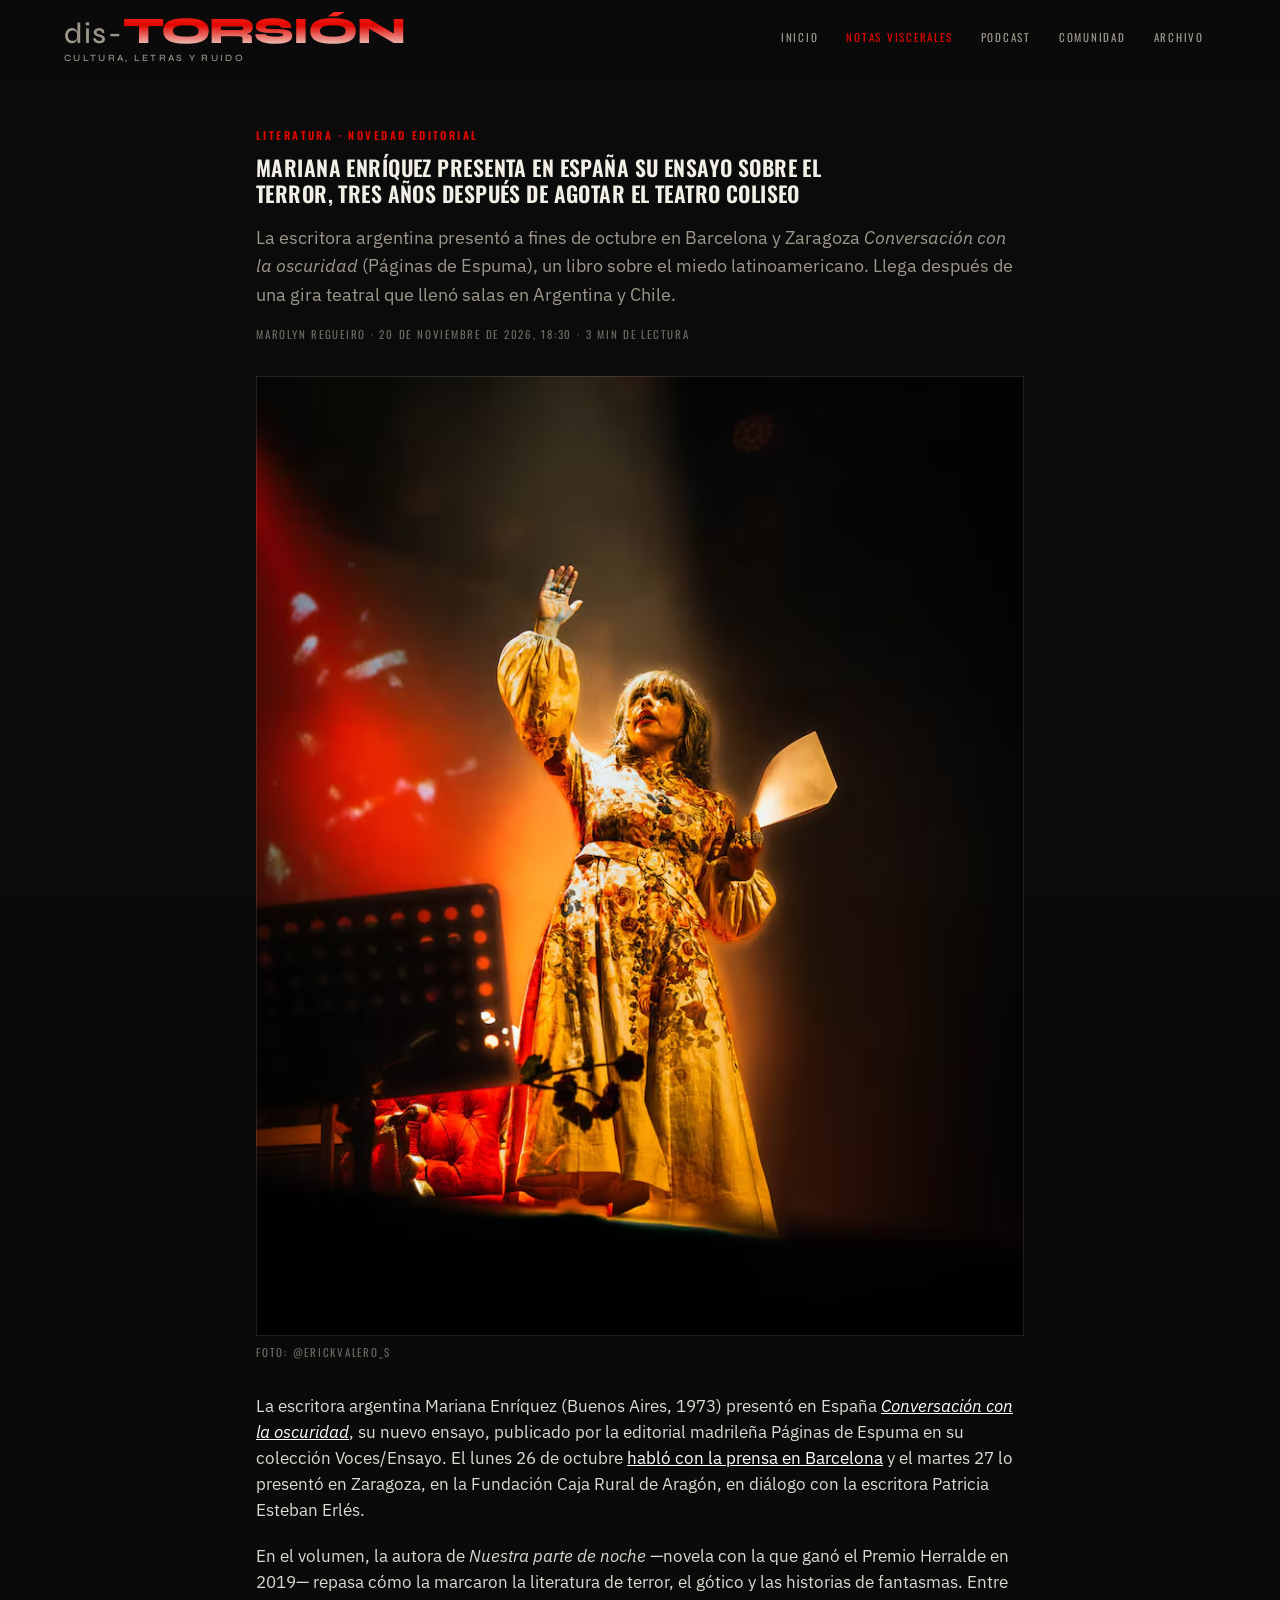
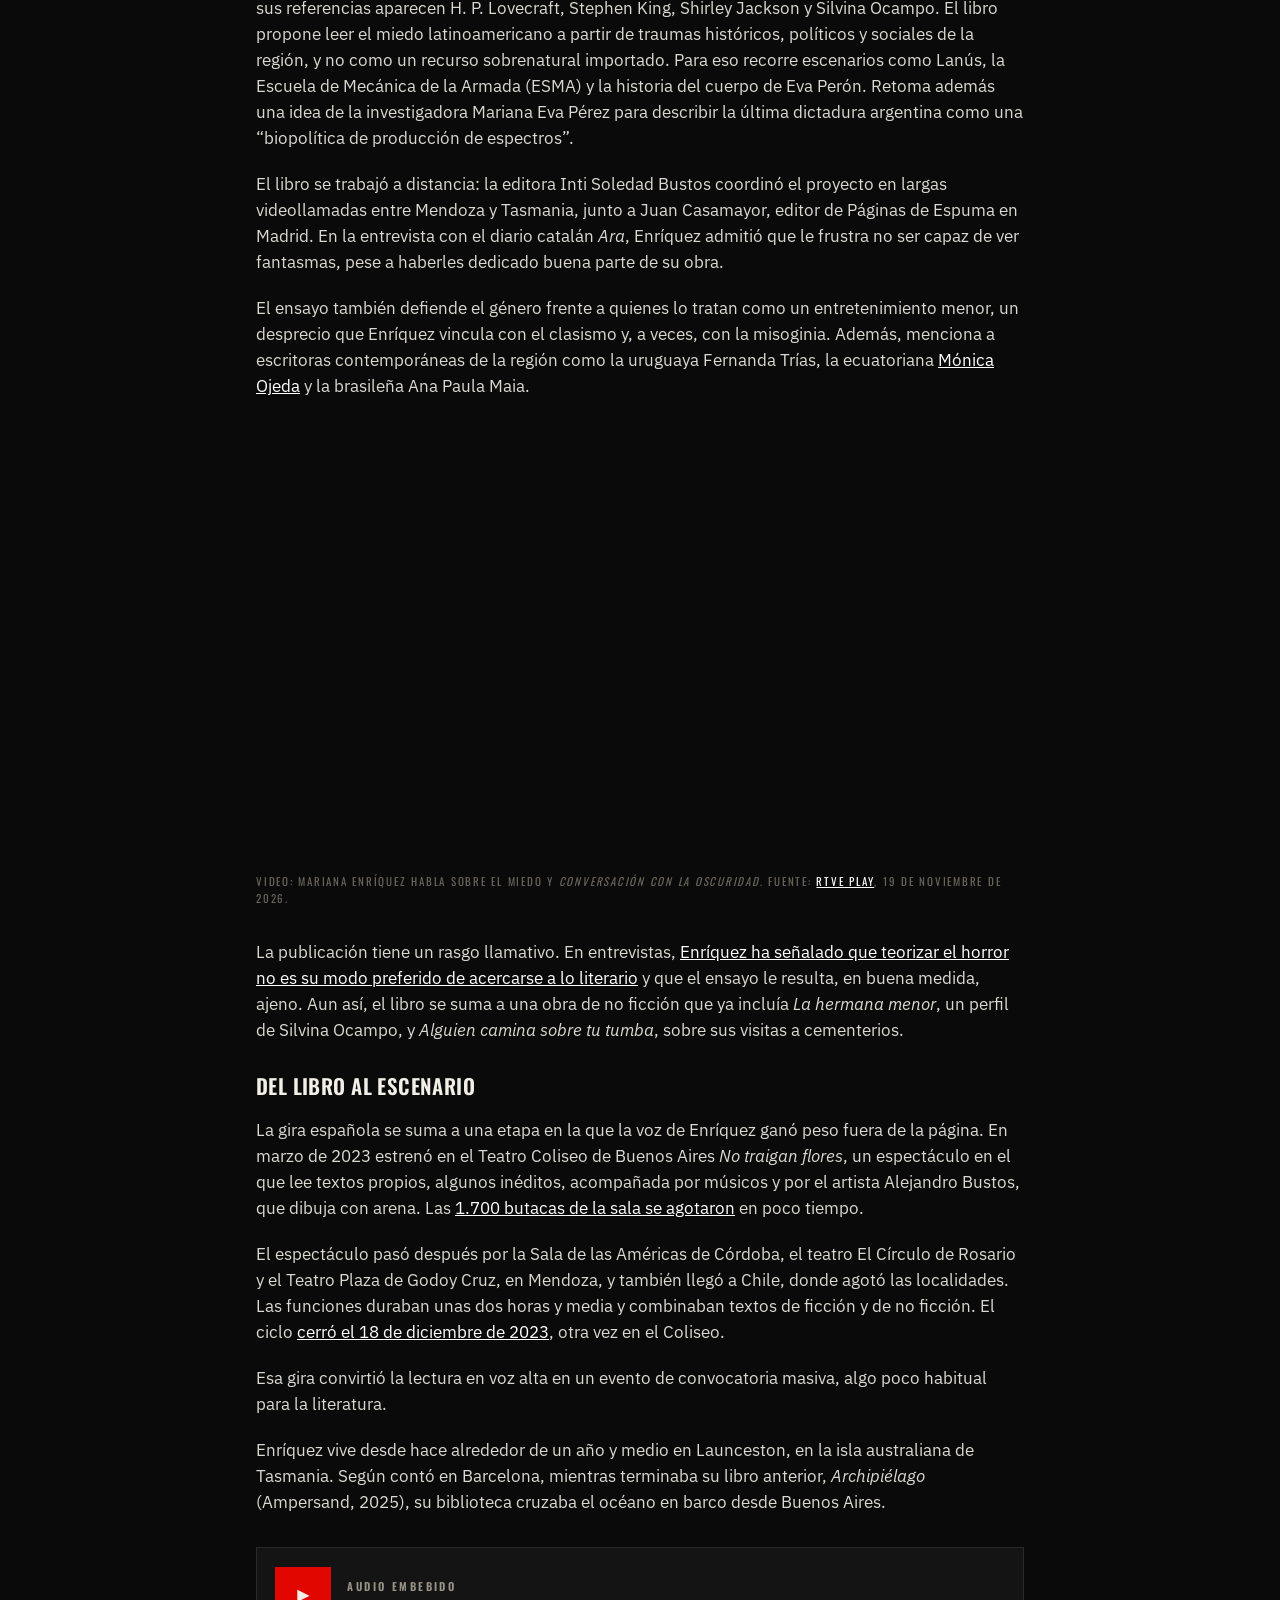
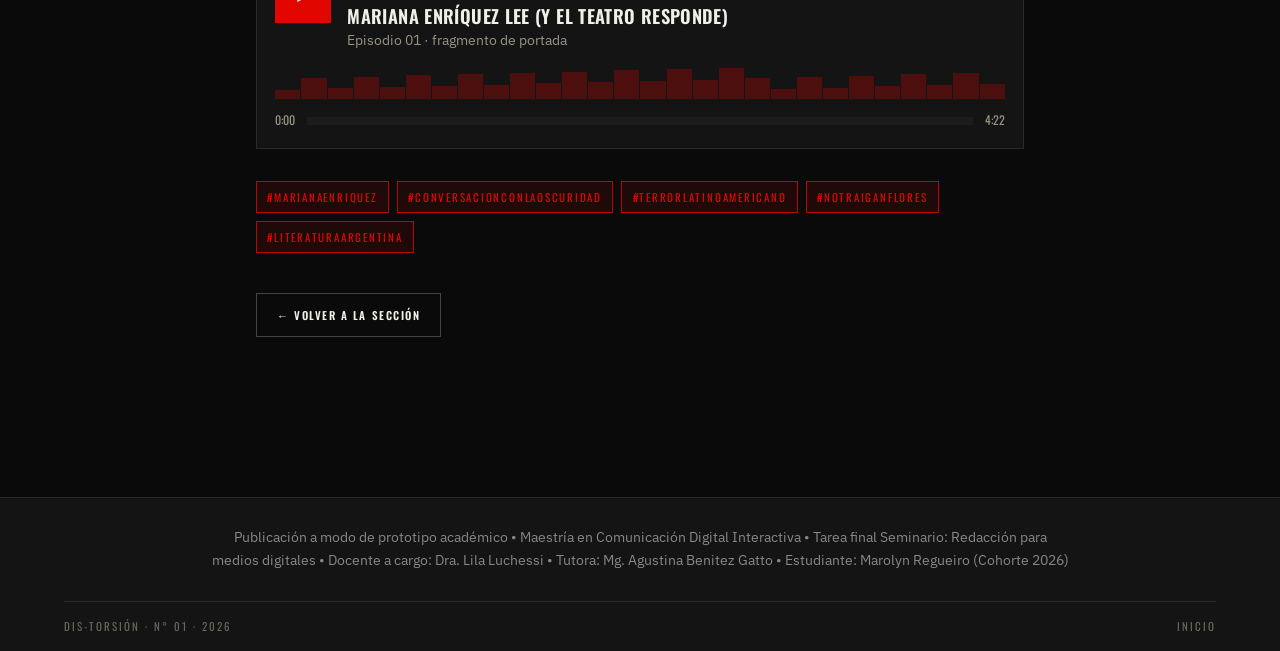
<file: articulos/mariana-enriquez.html>
<!DOCTYPE html>
<html lang="es">
<head>
  <meta charset="UTF-8" />
  <meta name="viewport" content="width=device-width, initial-scale=1" />
  <title>Mariana Enríquez presenta en España su ensayo sobre el terror — dis-TORSIÓN</title>
  <link rel="icon" href="../favicon.svg" type="image/svg+xml" />
  <link rel="stylesheet" href="../css/styles.css" />
</head>
<body>
  <div class="grain" aria-hidden="true"></div>
  <header class="site">
    <div class="wrap header-row">
      <a class="logo" href="../index.html">
        <div class="mast"><span class="logo-dis">dis-</span><span class="logo-tor">TORSIÓN</span></div>
        <div class="sub">Cultura, letras y ruido</div>
      </a>
      <nav class="desktop" aria-label="Principal">
        <a href="../index.html">Inicio</a>
        <a class="active" href="../ensayos.html">Notas viscerales</a>
        <a href="../podcast.html">Podcast</a>
        <a href="../comunidad.html">Comunidad</a>
        <a href="../archivo.html">Archivo</a>
      </nav>
      <button class="menu-btn" id="menuBtn" type="button" aria-label="Abrir menú">☰</button>
    </div>
  </header>
  <div class="mobile-nav" id="mobileNav">
    <div style="display:flex;justify-content:space-between;align-items:center">
      <span class="display" style="font-size:1.5rem">Menú</span>
      <button id="closeMenu" type="button" aria-label="Cerrar" style="width:2.75rem;height:2.75rem;font-size:1.5rem">×</button>
    </div>
    <nav style="margin-top:2.5rem;display:flex;flex-direction:column;gap:0.35rem">
      <a href="../index.html">Inicio</a>
      <a class="active" href="../ensayos.html">Notas viscerales</a>
      <a href="../podcast.html">Podcast</a>
      <a href="../comunidad.html">Comunidad</a>
      <a href="../archivo.html">Archivo</a>
    </nav>
  </div>
  <main>
    <article class="wrap page article-body">
      <p class="kicker">Literatura · Novedad editorial</p>
      <h1 class="display" style="font-size:1.35rem;margin:0.5rem 0 0;line-height:1.2;">Mariana Enríquez presenta en España su ensayo sobre el terror, tres años después de agotar el Teatro Coliseo</h1>
      <p class="lead muted" style="margin-top:1rem">La escritora argentina presentó a fines de octubre en Barcelona y Zaragoza <em>Conversación con la oscuridad</em> (Páginas de Espuma), un libro sobre el miedo latinoamericano. Llega después de una gira teatral que llenó salas en Argentina y Chile.</p>
      <p class="figcap" style="margin-top:1rem">Marolyn Regueiro · <time datetime="2026-11-20T18:30">20 de noviembre de 2026, 18:30</time> · 3 min de lectura</p>
      <figure style="margin:2rem 0 0">
        <img class="photo-frame" src="../images/mariana-enriquez.jpg" alt="Mariana Enríquez" />
        <figcaption class="figcap">Foto: @erickvalero_s</figcaption>
      </figure>

      <div class="body" style="margin-top:2rem">
        <p>La escritora argentina Mariana Enríquez (Buenos Aires, 1973) presentó en España <a href="https://paginasdeespuma.com/libro/conversacion-con-la-oscuridad/" target="_blank" rel="noopener noreferrer" style="color:#ffffff;text-decoration:underline;"><em>Conversación con la oscuridad</em></a>, su nuevo ensayo, publicado por la editorial madrileña Páginas de Espuma en su colección Voces/Ensayo. El lunes 26 de octubre <a href="https://es.ara.cat/cultura/leer/frustra-no-capaz-ver-fantasmas_1_5891051.html" target="_blank" rel="noopener noreferrer" style="color:#ffffff;text-decoration:underline;">habló con la prensa en Barcelona</a> y el martes 27 lo presentó en Zaragoza, en la Fundación Caja Rural de Aragón, en diálogo con la escritora Patricia Esteban Erlés.</p>
        <p>En el volumen, la autora de <em>Nuestra parte de noche</em> —novela con la que ganó el Premio Herralde en 2019— repasa cómo la marcaron la literatura de terror, el gótico y las historias de fantasmas. Entre sus referencias aparecen H. P. Lovecraft, Stephen King, Shirley Jackson y Silvina Ocampo. El libro propone leer el miedo latinoamericano a partir de traumas históricos, políticos y sociales de la región, y no como un recurso sobrenatural importado. Para eso recorre escenarios como Lanús, la Escuela de Mecánica de la Armada (ESMA) y la historia del cuerpo de Eva Perón. Retoma además una idea de la investigadora Mariana Eva Pérez para describir la última dictadura argentina como una “biopolítica de producción de espectros”.</p>
        <p>El libro se trabajó a distancia: la editora Inti Soledad Bustos coordinó el proyecto en largas videollamadas entre Mendoza y Tasmania, junto a Juan Casamayor, editor de Páginas de Espuma en Madrid. En la entrevista con el diario catalán <em>Ara</em>, Enríquez admitió que le frustra no ser capaz de ver fantasmas, pese a haberles dedicado buena parte de su obra.</p>
        <p>El ensayo también defiende el género frente a quienes lo tratan como un entretenimiento menor, un desprecio que Enríquez vincula con el clasismo y, a veces, con la misoginia. Además, menciona a escritoras contemporáneas de la región como la uruguaya Fernanda Trías, la ecuatoriana <a href="monica-ojeda.html" style="color:#ffffff;text-decoration:underline;">Mónica Ojeda</a> y la brasileña Ana Paula Maia.</p>
        <figure style="margin:2rem 0;">
          <div class="rtve_embed-video" data-f="f16x9">
            <style>
              [class*="rtve_embed"]{display:block;margin:0;padding:0;width:100%;height:100%;box-sizing:border-box;}
              [class*="rtve_embed"] iframe {display:block;border:0;outline:0;width:100%;min-height:320px;}
              [data-f="f16x9"] iframe {aspect-ratio:16/9;}
            </style>
            <iframe src="https://secure-embed.rtve.es/drmn/embed/video/17321863/" title="Mariana Enríquez y Conversación con la oscuridad, en RTVE Play" allow="encrypted-media; fullscreen" allowfullscreen></iframe>
          </div>
          <figcaption class="figcap" style="margin-top:0.6rem">Video: Mariana Enríquez habla sobre el miedo y <em>Conversación con la oscuridad</em>. Fuente: <a href="https://www.rtve.es/play/noticias/20261119/conversacion-oscuridad-mariana-enriquez-miedo/17321920.shtml" target="_blank" rel="noopener noreferrer" style="color:#ffffff;text-decoration:underline;">RTVE Play</a>, 19 de noviembre de 2026.</figcaption>
        </figure>
        <p>La publicación tiene un rasgo llamativo. En entrevistas, <a href="https://www.youtube.com/watch?v=KkGRKOEiooc&amp;t=486s" target="_blank" rel="noopener noreferrer" style="color:#ffffff;text-decoration:underline;">Enríquez ha señalado que teorizar el horror no es su modo preferido de acercarse a lo literario</a> y que el ensayo le resulta, en buena medida, ajeno. Aun así, el libro se suma a una obra de no ficción que ya incluía <em>La hermana menor</em>, un perfil de Silvina Ocampo, y <em>Alguien camina sobre tu tumba</em>, sobre sus visitas a cementerios.</p>
        <h2 class="display" style="font-size:1.3rem;margin:2rem 0 0.5rem">Del libro al escenario</h2>
        <p>La gira española se suma a una etapa en la que la voz de Enríquez ganó peso fuera de la página. En marzo de 2023 estrenó en el Teatro Coliseo de Buenos Aires <em>No traigan flores</em>, un espectáculo en el que lee textos propios, algunos inéditos, acompañada por músicos y por el artista Alejandro Bustos, que dibuja con arena. Las <a href="https://www.tiempoar.com.ar/ta_article/mariana-enriquez-el-terror-es-un-genero-privilegiado-para-hablar-de-temas-politicos-y-sociales/" target="_blank" rel="noopener noreferrer" style="color:#ffffff;text-decoration:underline;">1.700 butacas de la sala se agotaron</a> en poco tiempo.</p>
        <p>El espectáculo pasó después por la Sala de las Américas de Córdoba, el teatro El Círculo de Rosario y el Teatro Plaza de Godoy Cruz, en Mendoza, y también llegó a Chile, donde agotó las localidades. Las funciones duraban unas dos horas y media y combinaban textos de ficción y de no ficción. El ciclo <a href="https://www.infobae.com/leamos/2023/12/21/como-hizo-mariana-enriquez-para-que-el-acontecimiento-literario-de-2023-no-fuera-un-libro-sino-una-gira-teatral/" target="_blank" rel="noopener noreferrer" style="color:#ffffff;text-decoration:underline;">cerró el 18 de diciembre de 2023</a>, otra vez en el Coliseo.</p>
        <p>Esa gira convirtió la lectura en voz alta en un evento de convocatoria masiva, algo poco habitual para la literatura.</p>
        <p>Enríquez vive desde hace alrededor de un año y medio en Launceston, en la isla australiana de Tasmania. Según contó en Barcelona, mientras terminaba su libro anterior, <em>Archipiélago</em> (Ampersand, 2025), su biblioteca cruzaba el océano en barco desde Buenos Aires.</p>
      </div>

      <div class="player" data-player data-duration="262" style="margin-top:2rem">
        <div class="player-top">
          <button class="play-btn" type="button" data-play aria-label="Reproducir">▶</button>
          <div>
            <p class="kicker" style="color:var(--muted)">Audio embebido</p>
            <p class="display" style="font-size:1.15rem;margin:0.25rem 0 0">Mariana Enríquez lee (y el teatro responde)</p>
            <p class="muted" style="margin:0.25rem 0 0;font-size:0.9rem">Episodio 01 · fragmento de portada</p>
          </div>
        </div>
        <div class="bars" aria-hidden="true"></div>
        <div class="progress-row">
          <span data-cur>0:00</span>
          <div class="progress"><i></i></div>
          <span data-tot>0:00</span>
        </div>
      </div>

      <div class="tags" style="margin-top:2rem">
        <a class="tag" href="../archivo.html?q=MarianaEnriquez">#MarianaEnriquez</a>
        <a class="tag" href="../archivo.html?q=ConversacionConLaOscuridad">#ConversacionConLaOscuridad</a>
        <a class="tag" href="../archivo.html?q=TerrorLatinoamericano">#TerrorLatinoamericano</a>
        <a class="tag" href="../archivo.html?q=NoTraiganFlores">#NoTraiganFlores</a>
        <a class="tag" href="../archivo.html?q=LiteraturaArgentina">#LiteraturaArgentina</a>
      </div>
      <p style="margin-top:2.5rem"><a class="btn btn-outline" href="../ensayos.html">← Volver a la sección</a></p>
    </article>
  </main>
  <footer class="site">
    <div class="wrap footer-credits"><p>Publicación a modo de prototipo académico &bull; Maestría en Comunicación Digital Interactiva &bull; Tarea final Seminario: Redacción para medios digitales &bull; Docente a cargo: Dra. Lila Luchessi &bull; Tutora: Mg. Agustina Benitez Gatto &bull; Estudiante: Marolyn Regueiro (Cohorte 2026)</p></div>
    <div class="wrap footer-bar">
      <span>dis-TORSIÓN · N° 01 · 2026</span>
      <span><a href="../index.html">Inicio</a></span>
    </div>
  </footer>
  <script src="../js/app.js"></script>
</body>
</html>
</file>
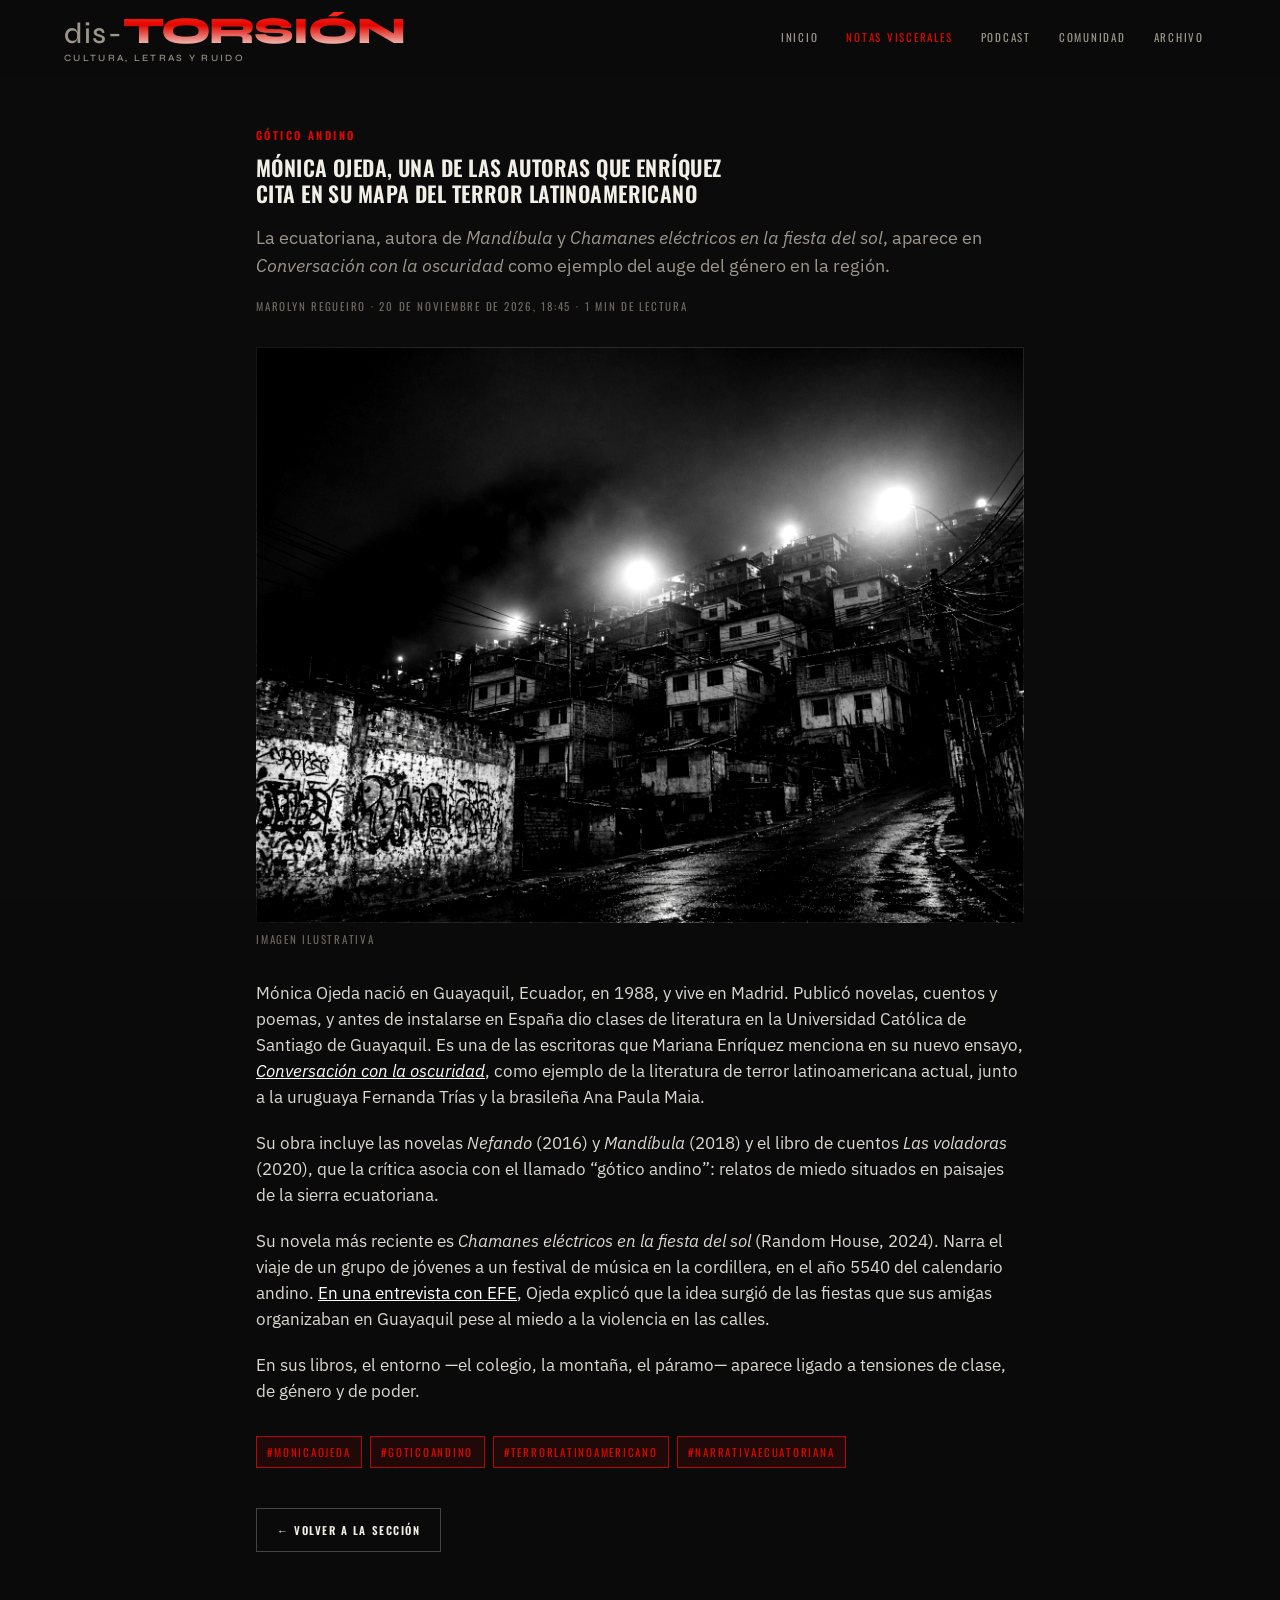
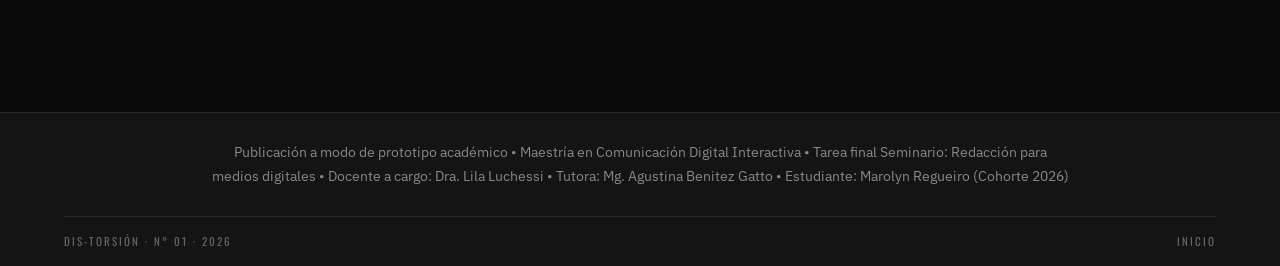
<file: articulos/monica-ojeda.html>
<!DOCTYPE html>
<html lang="es">
<head>
  <meta charset="UTF-8" />
  <meta name="viewport" content="width=device-width, initial-scale=1" />
  <title>Mónica Ojeda, una de las autoras que Enríquez cita en su mapa del terror latinoamericano — dis-TORSIÓN</title>
  <link rel="icon" href="../favicon.svg" type="image/svg+xml" />
  <link rel="stylesheet" href="../css/styles.css" />
</head>
<body>
  <div class="grain" aria-hidden="true"></div>
  <header class="site">
    <div class="wrap header-row">
      <a class="logo" href="../index.html">
        <div class="mast"><span class="logo-dis">dis-</span><span class="logo-tor">TORSIÓN</span></div>
        <div class="sub">Cultura, letras y ruido</div>
      </a>
      <nav class="desktop" aria-label="Principal">
        <a href="../index.html">Inicio</a>
        <a class="active" href="../ensayos.html">Notas viscerales</a>
        <a href="../podcast.html">Podcast</a>
        <a href="../comunidad.html">Comunidad</a>
        <a href="../archivo.html">Archivo</a>
      </nav>
      <button class="menu-btn" id="menuBtn" type="button" aria-label="Abrir menú">☰</button>
    </div>
  </header>
  <div class="mobile-nav" id="mobileNav">
    <div style="display:flex;justify-content:space-between;align-items:center">
      <span class="display" style="font-size:1.5rem">Menú</span>
      <button id="closeMenu" type="button" aria-label="Cerrar" style="width:2.75rem;height:2.75rem;font-size:1.5rem">×</button>
    </div>
    <nav style="margin-top:2.5rem;display:flex;flex-direction:column;gap:0.35rem">
      <a href="../index.html">Inicio</a>
      <a class="active" href="../ensayos.html">Notas viscerales</a>
      <a href="../podcast.html">Podcast</a>
      <a href="../comunidad.html">Comunidad</a>
      <a href="../archivo.html">Archivo</a>
    </nav>
  </div>
  <main>
    <article class="wrap page article-body">
      <p class="kicker">Gótico andino</p>
      <h1 class="display" style="font-size:1.35rem;margin:0.5rem 0 0;line-height:1.2;">Mónica Ojeda, una de las autoras que Enríquez cita en su mapa del terror latinoamericano</h1>
      <p class="lead muted" style="margin-top:1rem">La ecuatoriana, autora de <em>Mandíbula</em> y <em>Chamanes eléctricos en la fiesta del sol</em>, aparece en <em>Conversación con la oscuridad</em> como ejemplo del auge del género en la región.</p>
      <p class="figcap" style="margin-top:1rem">Marolyn Regueiro · <time datetime="2026-11-20T18:45">20 de noviembre de 2026, 18:45</time> · 1 min de lectura</p>
      <figure style="margin:2rem 0 0">
        <img class="photo-frame photo-urban" src="../images/monica-ojeda.jpg" alt="Ciudad andina de noche, alto contraste" />
        <figcaption class="figcap">Imagen ilustrativa</figcaption>
      </figure>
      <div class="body" style="margin-top:2rem">
        <p>Mónica Ojeda nació en Guayaquil, Ecuador, en 1988, y vive en Madrid. Publicó novelas, cuentos y poemas, y antes de instalarse en España dio clases de literatura en la Universidad Católica de Santiago de Guayaquil. Es una de las escritoras que Mariana Enríquez menciona en su nuevo ensayo, <a href="mariana-enriquez.html" style="color:#ffffff;text-decoration:underline;"><em>Conversación con la oscuridad</em></a>, como ejemplo de la literatura de terror latinoamericana actual, junto a la uruguaya Fernanda Trías y la brasileña Ana Paula Maia.</p>
        <p>Su obra incluye las novelas <em>Nefando</em> (2016) y <em>Mandíbula</em> (2018) y el libro de cuentos <em>Las voladoras</em> (2020), que la crítica asocia con el llamado “gótico andino”: relatos de miedo situados en paisajes de la sierra ecuatoriana.</p>
        <p>Su novela más reciente es <em>Chamanes eléctricos en la fiesta del sol</em> (Random House, 2024). Narra el viaje de un grupo de jóvenes a un festival de música en la cordillera, en el año 5540 del calendario andino. <a href="https://www.bluradio.com/hjck/monica-ojeda-reivindica-la-necesidad-del-gozo-frente-a-la-violencia-cb20" target="_blank" rel="noopener noreferrer" style="color:#ffffff;text-decoration:underline;">En una entrevista con EFE</a>, Ojeda explicó que la idea surgió de las fiestas que sus amigas organizaban en Guayaquil pese al miedo a la violencia en las calles.</p>
        <p>En sus libros, el entorno —el colegio, la montaña, el páramo— aparece ligado a tensiones de clase, de género y de poder.</p>
      </div>
      <div class="tags" style="margin-top:2rem">
        <a class="tag" href="../archivo.html?q=MonicaOjeda">#MonicaOjeda</a>
        <a class="tag" href="../archivo.html?q=GoticoAndino">#GoticoAndino</a>
        <a class="tag" href="../archivo.html?q=TerrorLatinoamericano">#TerrorLatinoamericano</a>
        <a class="tag" href="../archivo.html?q=NarrativaEcuatoriana">#NarrativaEcuatoriana</a>
      </div>
      <p style="margin-top:2.5rem"><a class="btn btn-outline" href="../ensayos.html">← Volver a la sección</a></p>
    </article>
  </main>
  <footer class="site">
    <div class="wrap footer-credits"><p>Publicación a modo de prototipo académico &bull; Maestría en Comunicación Digital Interactiva &bull; Tarea final Seminario: Redacción para medios digitales &bull; Docente a cargo: Dra. Lila Luchessi &bull; Tutora: Mg. Agustina Benitez Gatto &bull; Estudiante: Marolyn Regueiro (Cohorte 2026)</p></div>
    <div class="wrap footer-bar">
      <span>dis-TORSIÓN · N° 01 · 2026</span>
      <span><a href="../index.html">Inicio</a></span>
    </div>
  </footer>
  <script src="../js/app.js"></script>
</body>
</html>
</file>
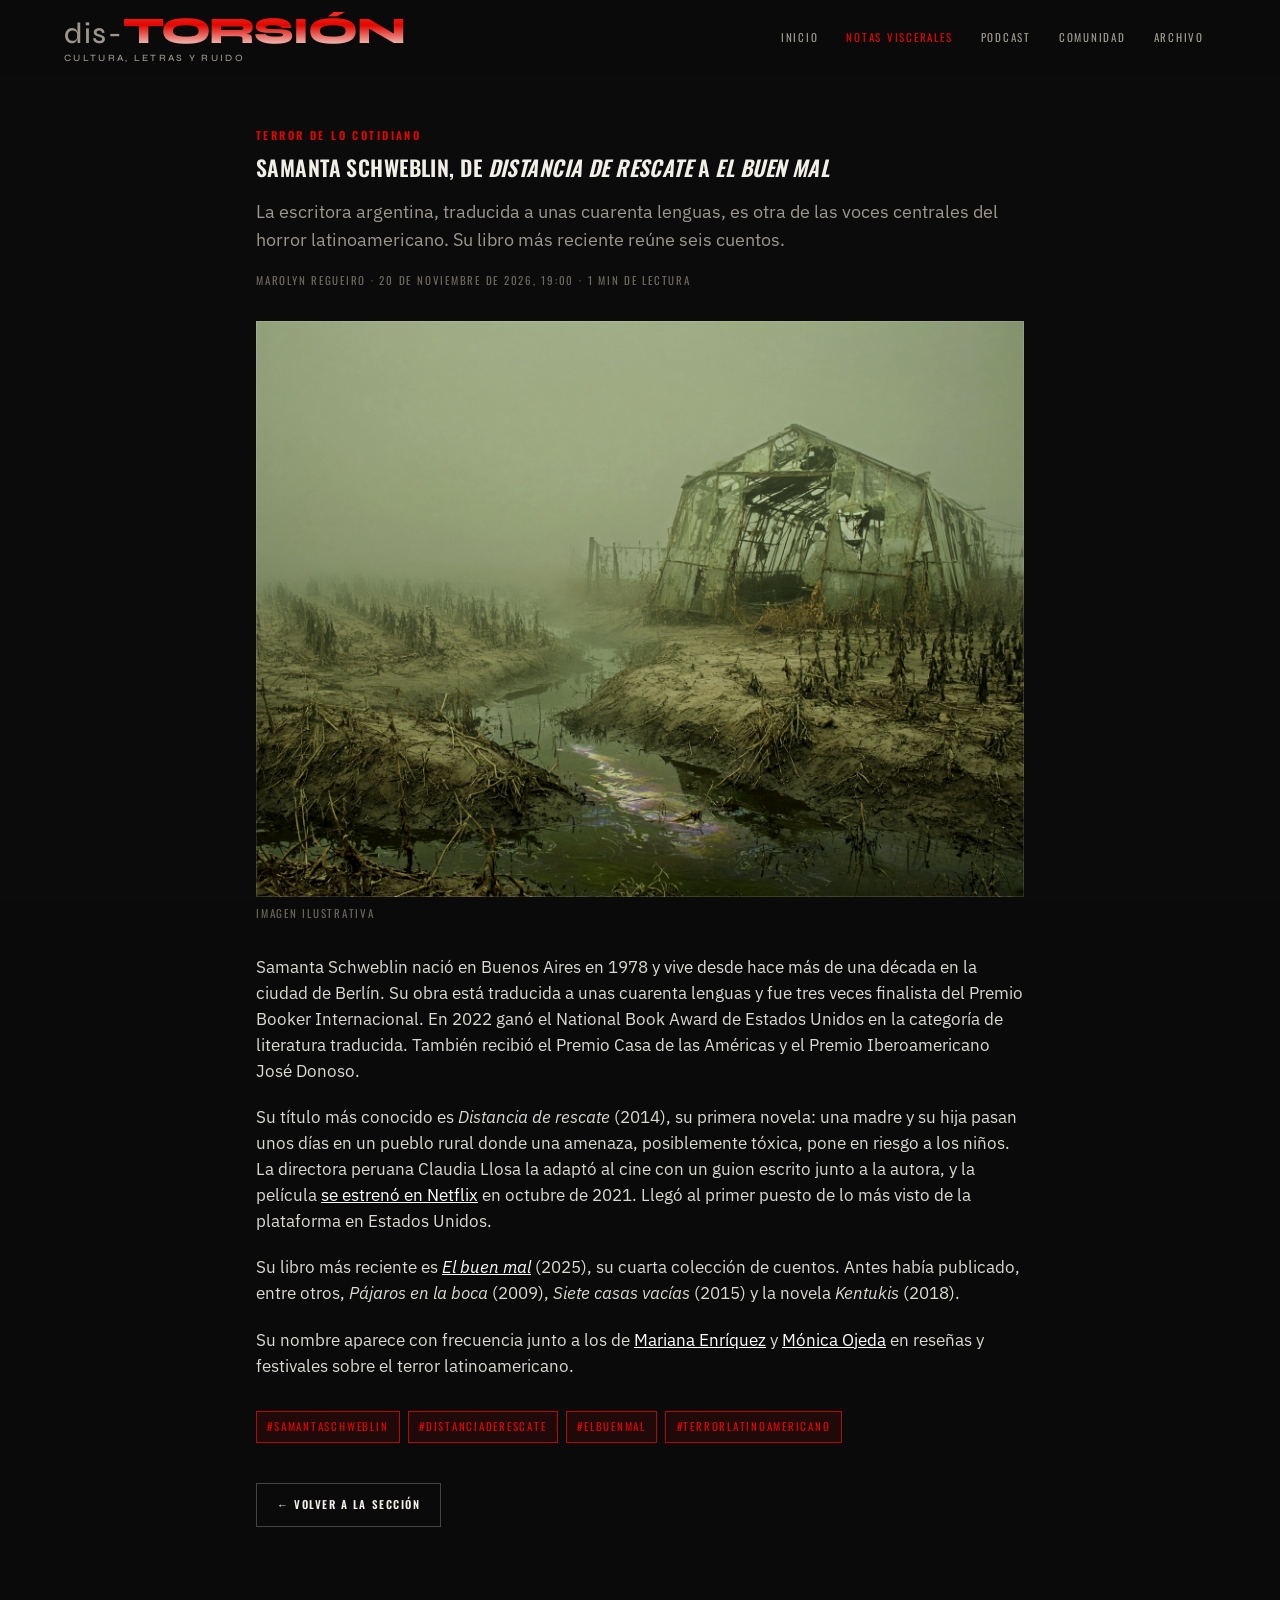
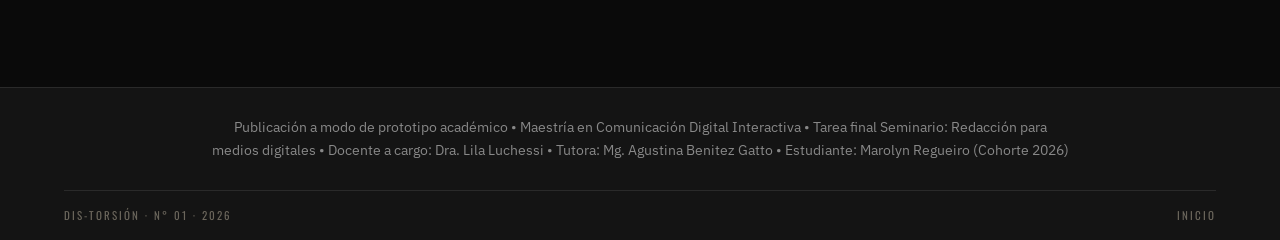
<file: articulos/samanta-schweblin.html>
<!DOCTYPE html>
<html lang="es">
<head>
  <meta charset="UTF-8" />
  <meta name="viewport" content="width=device-width, initial-scale=1" />
  <title>Samanta Schweblin, de Distancia de rescate a El buen mal — dis-TORSIÓN</title>
  <link rel="icon" href="../favicon.svg" type="image/svg+xml" />
  <link rel="stylesheet" href="../css/styles.css" />
</head>
<body>
  <div class="grain" aria-hidden="true"></div>
  <header class="site">
    <div class="wrap header-row">
      <a class="logo" href="../index.html">
        <div class="mast"><span class="logo-dis">dis-</span><span class="logo-tor">TORSIÓN</span></div>
        <div class="sub">Cultura, letras y ruido</div>
      </a>
      <nav class="desktop" aria-label="Principal">
        <a href="../index.html">Inicio</a>
        <a class="active" href="../ensayos.html">Notas viscerales</a>
        <a href="../podcast.html">Podcast</a>
        <a href="../comunidad.html">Comunidad</a>
        <a href="../archivo.html">Archivo</a>
      </nav>
      <button class="menu-btn" id="menuBtn" type="button" aria-label="Abrir menú">☰</button>
    </div>
  </header>
  <div class="mobile-nav" id="mobileNav">
    <div style="display:flex;justify-content:space-between;align-items:center">
      <span class="display" style="font-size:1.5rem">Menú</span>
      <button id="closeMenu" type="button" aria-label="Cerrar" style="width:2.75rem;height:2.75rem;font-size:1.5rem">×</button>
    </div>
    <nav style="margin-top:2.5rem;display:flex;flex-direction:column;gap:0.35rem">
      <a href="../index.html">Inicio</a>
      <a class="active" href="../ensayos.html">Notas viscerales</a>
      <a href="../podcast.html">Podcast</a>
      <a href="../comunidad.html">Comunidad</a>
      <a href="../archivo.html">Archivo</a>
    </nav>
  </div>
  <main>
    <article class="wrap page article-body">
      <p class="kicker">Terror de lo cotidiano</p>
      <h1 class="display" style="font-size:1.35rem;margin:0.5rem 0 0;line-height:1.2;">Samanta Schweblin, de <em>Distancia de rescate</em> a <em>El buen mal</em></h1>
      <p class="lead muted" style="margin-top:1rem">La escritora argentina, traducida a unas cuarenta lenguas, es otra de las voces centrales del horror latinoamericano. Su libro más reciente reúne seis cuentos.</p>
      <p class="figcap" style="margin-top:1rem">Marolyn Regueiro · <time datetime="2026-11-20T19:00">20 de noviembre de 2026, 19:00</time> · 1 min de lectura</p>
      <figure style="margin:2rem 0 0">
        <img class="photo-frame photo-toxic" src="../images/samanta-schweblin.jpg" alt="Paisaje rural tóxico con niebla verdosa" />
        <figcaption class="figcap">Imagen ilustrativa</figcaption>
      </figure>
      <div class="body" style="margin-top:2rem">
        <p>Samanta Schweblin nació en Buenos Aires en 1978 y vive desde hace más de una década en la ciudad de Berlín. Su obra está traducida a unas cuarenta lenguas y fue tres veces finalista del Premio Booker Internacional. En 2022 ganó el National Book Award de Estados Unidos en la categoría de literatura traducida. También recibió el Premio Casa de las Américas y el Premio Iberoamericano José Donoso.</p>
        <p>Su título más conocido es <em>Distancia de rescate</em> (2014), su primera novela: una madre y su hija pasan unos días en un pueblo rural donde una amenaza, posiblemente tóxica, pone en riesgo a los niños. La directora peruana Claudia Llosa la adaptó al cine con un guion escrito junto a la autora, y la película <a href="https://rpp.pe/tv/netflix/distancia-de-rescate-maria-valverde-y-dolores-fonzi-hablan-sobre-trabajar-bajo-la-mirada-de-claudia-llosa-noticia-1362851" target="_blank" rel="noopener noreferrer" style="color:#ffffff;text-decoration:underline;">se estrenó en Netflix</a> en octubre de 2021. Llegó al primer puesto de lo más visto de la plataforma en Estados Unidos.</p>
        <p>Su libro más reciente es <a href="https://www.planetadelibros.com/libro-el-buen-mal/414257" target="_blank" rel="noopener noreferrer" style="color:#ffffff;text-decoration:underline;"><em>El buen mal</em></a> (2025), su cuarta colección de cuentos. Antes había publicado, entre otros, <em>Pájaros en la boca</em> (2009), <em>Siete casas vacías</em> (2015) y la novela <em>Kentukis</em> (2018).</p>
        <p>Su nombre aparece con frecuencia junto a los de <a href="mariana-enriquez.html" style="color:#ffffff;text-decoration:underline;">Mariana Enríquez</a> y <a href="monica-ojeda.html" style="color:#ffffff;text-decoration:underline;">Mónica Ojeda</a> en reseñas y festivales sobre el terror latinoamericano.</p>
      </div>
      <div class="tags" style="margin-top:2rem">
        <a class="tag" href="../archivo.html?q=SamantaSchweblin">#SamantaSchweblin</a>
        <a class="tag" href="../archivo.html?q=DistanciaDeRescate">#DistanciaDeRescate</a>
        <a class="tag" href="../archivo.html?q=ElBuenMal">#ElBuenMal</a>
        <a class="tag" href="../archivo.html?q=TerrorLatinoamericano">#TerrorLatinoamericano</a>
      </div>
      <p style="margin-top:2.5rem"><a class="btn btn-outline" href="../ensayos.html">← Volver a la sección</a></p>
    </article>
  </main>
  <footer class="site">
    <div class="wrap footer-credits"><p>Publicación a modo de prototipo académico &bull; Maestría en Comunicación Digital Interactiva &bull; Tarea final Seminario: Redacción para medios digitales &bull; Docente a cargo: Dra. Lila Luchessi &bull; Tutora: Mg. Agustina Benitez Gatto &bull; Estudiante: Marolyn Regueiro (Cohorte 2026)</p></div>
    <div class="wrap footer-bar">
      <span>dis-TORSIÓN · N° 01 · 2026</span>
      <span><a href="../index.html">Inicio</a></span>
    </div>
  </footer>
  <script src="../js/app.js"></script>
</body>
</html>
</file>
<file: css/styles.css>
@import url("https://fonts.googleapis.com/css2?family=IBM+Plex+Sans:ital,wght@0,400;0,500;0,600;1,400&family=Oswald:wght@500;600;700&family=Syne:wght@400;500;600;700;800&display=swap");
:root {
  --bg: #0a0a0a; --surface: #141414; --surface-2: #1c1c1c;
  --fg: #f2efe6; --muted: #9a9488; --faint: #6b665c;
  --accent: #e10600; --accent-hot: #ff2a1f; --accent-fg: #f2efe6;
  --border: #2a2a2a; --bone: #f2efe6; --ink: #0a0a0a;
  --font-sans: "IBM Plex Sans", system-ui, sans-serif;
  --font-display: "Oswald", Impact, "Arial Narrow", sans-serif;
  --font-logo: "Syne", system-ui, sans-serif;
}
* { box-sizing: border-box; }
html { -webkit-font-smoothing: antialiased; background: var(--bg); color: var(--fg); }
body { margin: 0; font-family: var(--font-sans); background: var(--bg); color: var(--fg); min-height: 100dvh; line-height: 1.55; }
a { color: inherit; text-decoration: none; }
button { font: inherit; cursor: pointer; border: 0; background: none; color: inherit; }
img { max-width: 100%; display: block; }
.grain { pointer-events: none; position: fixed; inset: 0; z-index: 80; opacity: 0.09; mix-blend-mode: overlay;
  background-image: url("data:image/svg+xml;utf8,<svg xmlns='http://www.w3.org/2000/svg' width='180' height='180'><filter id='n'><feTurbulence type='fractalNoise' baseFrequency='0.85' numOctaves='2' stitchTiles='stitch'/><feColorMatrix values='0 0 0 0 1  0 0 0 0 1  0 0 0 0 1  0 0 0 0.55 0'/></filter><rect width='100%' height='100%' filter='url(%23n)'/></svg>"); }
.wrap { max-width: 72rem; margin: 0 auto; padding: 0 1rem; }
@media (min-width: 640px) { .wrap { padding: 0 1.5rem; } }
.kicker { font-family: var(--font-display); font-size: 0.6875rem; letter-spacing: 0.22em; text-transform: uppercase; color: var(--accent); font-weight: 600; }
.display { font-family: var(--font-display); font-weight: 600; text-transform: uppercase; letter-spacing: 0.02em; line-height: 1.05; text-wrap: balance; }
.photo-frame { outline: 1px solid rgba(242,239,230,0.12); outline-offset: -1px; width: 100%; object-fit: cover; background: linear-gradient(135deg,#1c1c1c,#2a2a2a); min-height: 12rem; }
.photo-urban { filter: contrast(1.18) saturate(0.35) grayscale(0.45); }
.photo-toxic { filter: contrast(1.08) saturate(1.15) hue-rotate(8deg); }
header.site { position: sticky; top: 0; z-index: 40; background: rgba(10,10,10,0.95); backdrop-filter: blur(6px); }
.header-row { display: flex; align-items: center; justify-content: space-between; gap: 1rem; padding: 0.75rem 0; }
.logo { display: flex; flex-direction: column; align-items: flex-start; line-height: 1; }
.logo .mast {
  font-family: var(--font-logo);
  font-size: clamp(1.55rem, 1.05rem + 1.7vw, 2.35rem);
  font-weight: 800;
  letter-spacing: -0.04em;
  line-height: 1;
  display: flex;
  align-items: baseline;
  gap: 0;
}
.logo .logo-dis {
  font-weight: 500;
  font-size: 0.78em;
  color: var(--muted);
  letter-spacing: 0.04em;
  text-transform: lowercase;
}
.logo .logo-tor {
  font-weight: 800;
  letter-spacing: -0.03em;
  text-transform: uppercase;
  background: linear-gradient(180deg, #ff2a1f 0%, #e10600 35%, #f2efe6 100%);
  -webkit-background-clip: text;
  background-clip: text;
  color: transparent;
  -webkit-text-fill-color: transparent;
}
.logo .sub {
  margin-top: 0.28rem;
  font-family: var(--font-logo);
  font-size: 0.6rem;
  letter-spacing: 0.24em;
  text-transform: uppercase;
  color: var(--muted);
  font-weight: 500;
}
nav.desktop { display: none; gap: 0.25rem; align-items: center; }
@media (min-width: 1024px) { nav.desktop { display: flex; } .menu-btn { display: none !important; } }
nav.desktop a { padding: 0.5rem 0.75rem; font-family: var(--font-display); font-size: 0.6875rem; letter-spacing: 0.16em; text-transform: uppercase; color: var(--muted); }
nav.desktop a:hover, nav.desktop a.active { color: var(--accent); }
.menu-btn { width: 2.75rem; height: 2.75rem; display: inline-flex; align-items: center; justify-content: center; }
.ticker {
  overflow: hidden;
  background: var(--accent);
  border-bottom: 1px solid var(--border);
  max-height: 2.75rem;
  opacity: 1;
  transition: max-height 0.35s ease, opacity 0.25s ease, border-width 0.25s ease;
}
.ticker.is-hidden {
  max-height: 0;
  opacity: 0;
  border-bottom-width: 0;
  pointer-events: none;
}
.ticker-track { display: flex; width: max-content; animation: ticker 32s linear infinite; padding: 0.5rem 0; }
.ticker-track:hover { animation-play-state: paused; }
.ticker.is-hidden .ticker-track { animation-play-state: paused; }
.ticker span { display: flex; align-items: center; padding: 0 1rem; font-family: var(--font-display); font-size: 0.6875rem; letter-spacing: 0.18em; text-transform: uppercase; color: var(--accent-fg); }
.ticker span::before { content: ""; width: 0.375rem; height: 0.375rem; border-radius: 999px; background: var(--bone); margin-right: 1rem; }
@keyframes ticker { from { transform: translateX(0); } to { transform: translateX(-50%); } }
@media (prefers-reduced-motion: reduce) { .ticker-track, .bars span { animation: none !important; } }
.mobile-nav { display: none; position: fixed; inset: 0; z-index: 50; background: var(--bg); padding: 1rem 1.5rem; flex-direction: column; }
.mobile-nav.open { display: flex; }
.mobile-nav a { font-family: var(--font-display); font-size: 2rem; text-transform: uppercase; padding: 0.35rem 0; }
.mobile-nav a:hover { color: var(--accent); }
.btn { display: inline-flex; align-items: center; justify-content: center; gap: 0.5rem; min-height: 2.75rem; padding: 0.75rem 1.25rem;
  font-family: var(--font-display); font-size: 0.6875rem; letter-spacing: 0.14em; text-transform: uppercase; font-weight: 600; }
.btn-primary { background: var(--accent); color: var(--accent-fg); }
.btn-primary:hover { background: var(--accent-hot); }
.btn-outline { border: 1px solid rgba(242,239,230,0.25); background: transparent; }
.btn-outline:hover { border-color: var(--accent); color: var(--accent); }
.btn-bone { background: var(--bone); color: var(--ink); }
.tag { display: inline-flex; align-items: center; min-height: 2rem; border: 1px solid rgba(225,6,0,0.8); background: rgba(225,6,0,0.1);
  padding: 0.25rem 0.65rem; font-family: var(--font-display); font-size: 0.6875rem; letter-spacing: 0.16em; text-transform: uppercase; color: var(--accent); }
.tag:hover { background: var(--accent); color: var(--accent-fg); }
.hero { padding: 2rem 0 1.5rem; }
.hero h1 { font-size: clamp(2.75rem, 1.4rem + 4.2vw, 5.25rem); margin: 0.75rem 0 0; max-width: 64rem; line-height: 1.2; }
.hero-grid { display: grid; gap: 2rem; margin-top: 2rem; align-items: start; }
@media (min-width: 1024px) { .hero-grid { grid-template-columns: 5fr 7fr; } }
.figcap { margin-top: 0.5rem; font-family: var(--font-display); font-size: 0.6875rem; letter-spacing: 0.16em; text-transform: uppercase; color: var(--faint); }
.lead { font-size: 1.15rem; }
.muted { color: var(--muted); }
.tags { display: flex; flex-wrap: wrap; gap: 0.5rem; margin-top: 1.25rem; }
.player { border: 1px solid var(--border); background: var(--surface); padding: 1.15rem; margin-top: 2rem; }
.player-top { display: flex; gap: 1rem; align-items: flex-start; }
.play-btn { width: 3.5rem; height: 3.5rem; flex-shrink: 0; background: var(--accent); color: var(--accent-fg); display: inline-flex; align-items: center; justify-content: center; }
.bars { display: flex; align-items: flex-end; gap: 1px; height: 2rem; margin-top: 1rem; }
.bars span { flex: 1; background: rgba(225,6,0,0.8); transform-origin: bottom; animation: eq 0.85s ease-in-out infinite; opacity: 0.35; }
.bars.on span { opacity: 1; }
@keyframes eq { 0%,100% { transform: scaleY(0.35); } 50% { transform: scaleY(1); } }
.progress-row { display: flex; align-items: center; gap: 0.75rem; margin-top: 0.75rem; font-family: var(--font-display); font-size: 0.75rem; color: var(--muted); font-variant-numeric: tabular-nums; }
.progress { flex: 1; height: 0.5rem; background: var(--surface-2); cursor: pointer; position: relative; }
.progress > i { position: absolute; inset: 0 auto 0 0; background: var(--accent); width: 0%; }
.section-head { display: flex; align-items: flex-end; justify-content: space-between; gap: 1rem; border-bottom: 1px solid var(--border); padding-bottom: 0.75rem; margin-top: 1.5rem; }
.section-head h2 { margin: 0; font-size: 1.35rem; }
.cards { display: grid; gap: 2.5rem; margin-top: 2rem; }
@media (min-width: 768px) { .cards { grid-template-columns: 1fr 1fr; } }
.card h3 { font-size: 1.35rem; margin: 0.5rem 0 0; line-height: 1.2; }
.card:hover h3 { color: var(--accent); }
.card .thumb { aspect-ratio: 3/2; object-fit: cover; object-position: top; width: 100%; }
.card .overflow { overflow: hidden; }
.cta { margin-top: 4rem; background: var(--accent); color: var(--accent-fg); }
.cta-grid { display: grid; gap: 2.5rem; padding: 3rem 0; }
@media (min-width: 1024px) { .cta-grid { grid-template-columns: 1fr 1fr; } }
.cta h2 { font-size: clamp(2rem, 1.3rem + 2.4vw, 3.25rem); margin: 0.5rem 0 0; color: var(--accent-fg); }
.cta p { color: rgba(242,239,230,0.85); max-width: 28rem; }
.cta .actions { display: flex; flex-wrap: wrap; gap: 0.75rem; margin-top: 1.75rem; }
.cta .btn-outline { border-color: rgba(242,239,230,0.5); color: var(--accent-fg); }
.poll-box { border: 2px solid var(--ink); background: var(--ink); color: var(--fg); padding: 1.25rem; }
.poll-opt { position: relative; width: 100%; text-align: left; border: 1px solid rgba(242,239,230,0.2); background: var(--surface); padding: 0.85rem 1rem; margin-top: 0.5rem; overflow: hidden; }
.poll-opt:hover:not(:disabled) { border-color: rgba(242,239,230,0.5); }
.poll-opt.selected { border-color: var(--accent); background: var(--accent); color: var(--accent-fg); }
.poll-opt .bar { position: absolute; inset: 0 auto 0 0; background: rgba(225,6,0,0.25); }
.poll-opt .row { position: relative; display: flex; justify-content: space-between; gap: 0.75rem; align-items: baseline; }
.poll-opt .label { font-family: var(--font-display); font-size: 0.875rem; letter-spacing: 0.12em; text-transform: uppercase; }
.poll-meta { margin-top: 0.75rem; font-family: var(--font-display); font-size: 0.6875rem; letter-spacing: 0.16em; text-transform: uppercase; color: var(--muted); }
footer.site { margin-top: 5rem; border-top: 1px solid var(--border); background: var(--surface); }
.footer-grid { display: grid; gap: 2.5rem; padding: 3rem 0; }
@media (min-width: 768px) { .footer-grid { grid-template-columns: 1fr 1fr 1fr; } }
.footer-grid a { display: block; font-family: var(--font-display); font-size: 0.75rem; letter-spacing: 0.16em; text-transform: uppercase; color: var(--muted); margin-top: 0.35rem; }
.footer-grid a:hover { color: var(--accent); }
.footer-credits { padding: 1.75rem 1rem; text-align: center; }
.footer-grid + .footer-credits { border-top: 1px solid var(--border); }
.footer-credits p { margin: 0 auto; max-width: 56rem; font-family: var(--font-sans); font-size: 0.85rem; line-height: 1.7; color: #888888; text-wrap: balance; }
.footer-bar { border-top: 1px solid var(--border); padding: 1rem 0; display: flex; flex-wrap: wrap; justify-content: space-between; gap: 0.75rem;
  font-family: var(--font-display); font-size: 0.6875rem; letter-spacing: 0.18em; text-transform: uppercase; color: var(--faint); }
.page { padding: 2.5rem 0 4rem; }
.page h1 { font-size: clamp(2.75rem, 1.4rem + 4.2vw, 5.25rem); margin: 0.5rem 0 0; line-height: 1.2; }
.article-body { max-width: 48rem; margin: 0 auto; }
.article-body .pull { border-left: 4px solid var(--accent); padding-left: 1.25rem; margin: 2.5rem 0; font-size: 1.75rem; }
.article-body .body p { margin: 1.25rem 0; font-size: 1.05rem; color: rgba(242,239,230,0.9); }
.related { display: grid; gap: 2rem; margin-top: 2rem; }
@media (min-width: 640px) { .related { grid-template-columns: 1fr 1fr 1fr; } }
.ep-list { display: flex; flex-direction: column; gap: 0.5rem; }
.ep-item { width: 100%; text-align: left; border: 1px solid var(--border); background: var(--surface); padding: 1rem; }
.ep-item.on { border-color: var(--accent); background: rgba(225,6,0,0.1); }
.chat { max-height: 22rem; overflow-y: auto; border: 1px solid var(--border); background: var(--bg); padding: 1rem; display: flex; flex-direction: column; gap: 0.75rem; }
.chat .nick { font-family: var(--font-display); font-size: 0.6875rem; letter-spacing: 0.14em; text-transform: uppercase; color: var(--accent); }
.field { width: 100%; min-height: 2.75rem; border: 1px solid var(--border); background: var(--bg); color: var(--fg); padding: 0.6rem 0.75rem; font: inherit; outline: none; }
.field:focus { border-color: var(--accent); }
.search-row { margin: 1.5rem 0 1rem; }
.filter-tags { display: flex; flex-wrap: wrap; gap: 0.5rem; margin-bottom: 2rem; }
.filter-tags a, .filter-tags button { border: 1px solid var(--border); padding: 0.35rem 0.65rem; font-family: var(--font-display); font-size: 0.6875rem; letter-spacing: 0.16em; text-transform: uppercase; color: var(--muted); background: transparent; }
.filter-tags a.on, .filter-tags button.on { border-color: var(--accent); background: var(--accent); color: var(--accent-fg); }
</file>
